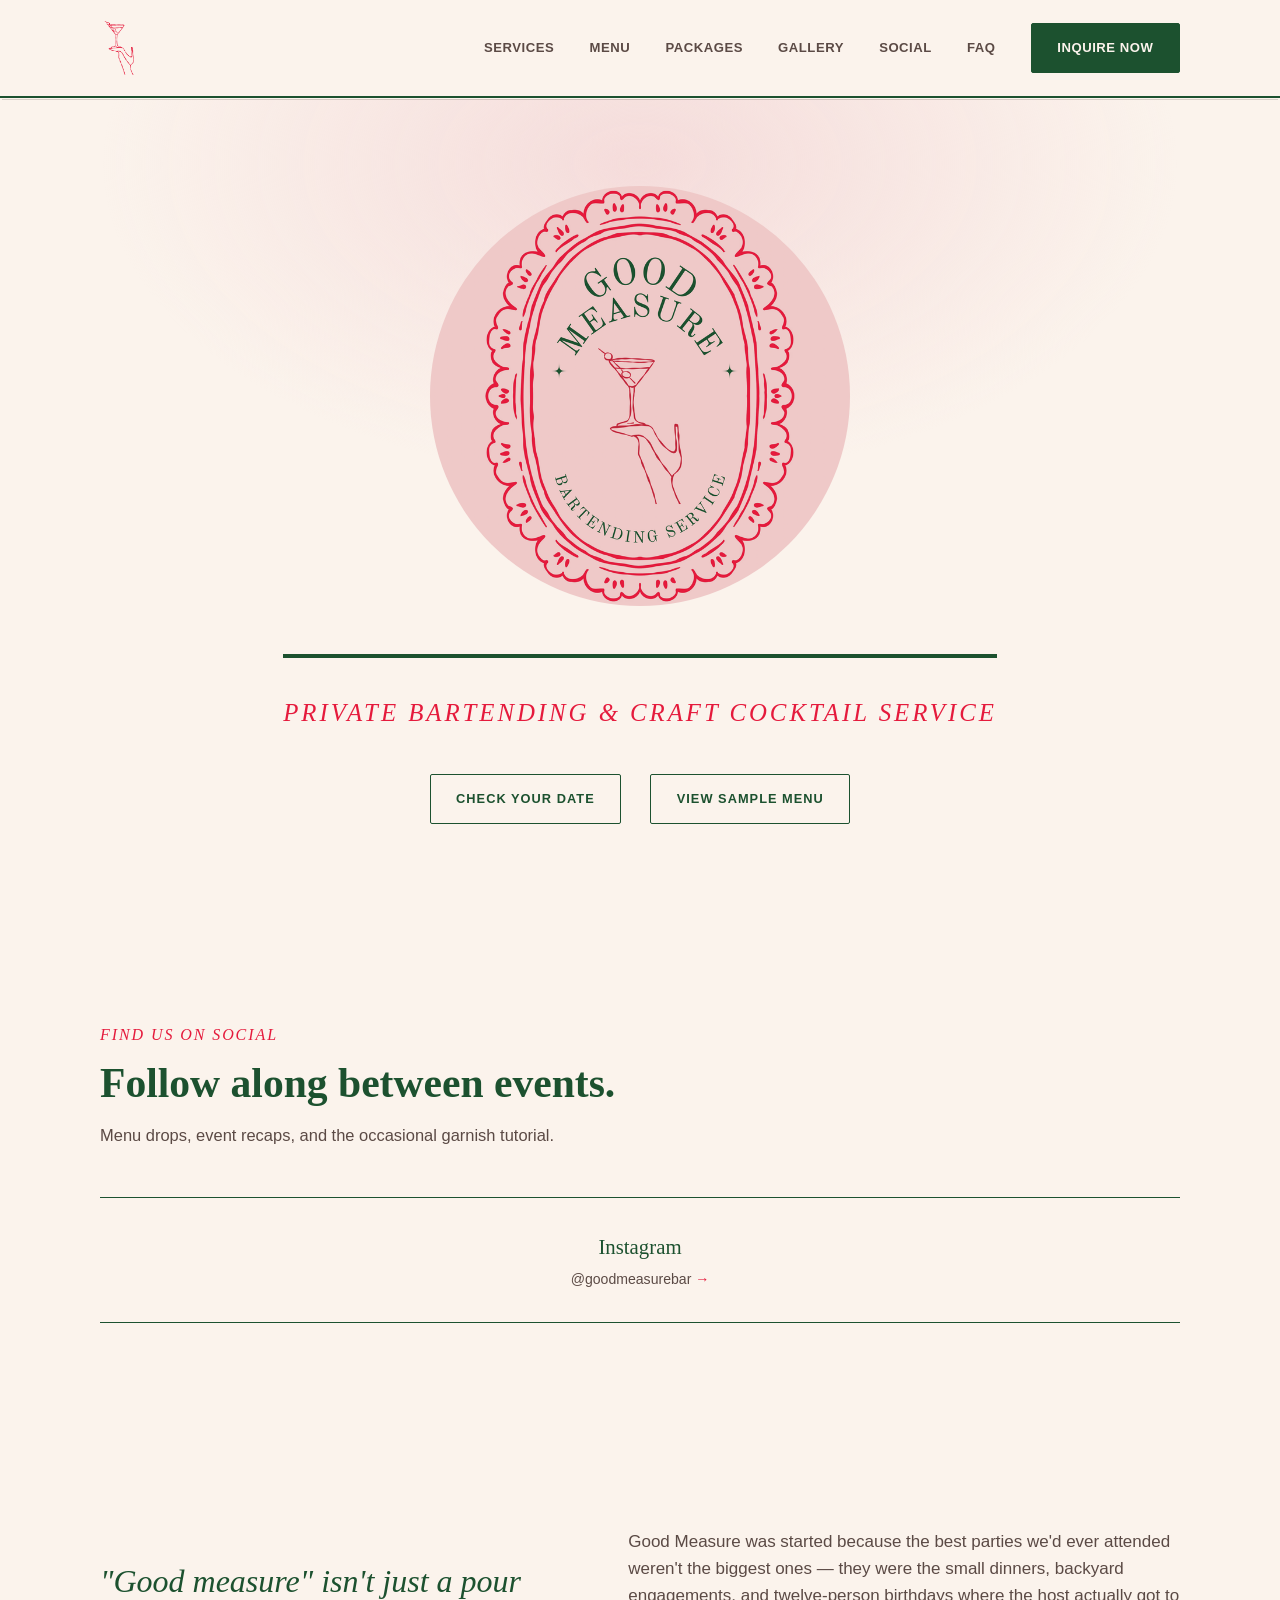
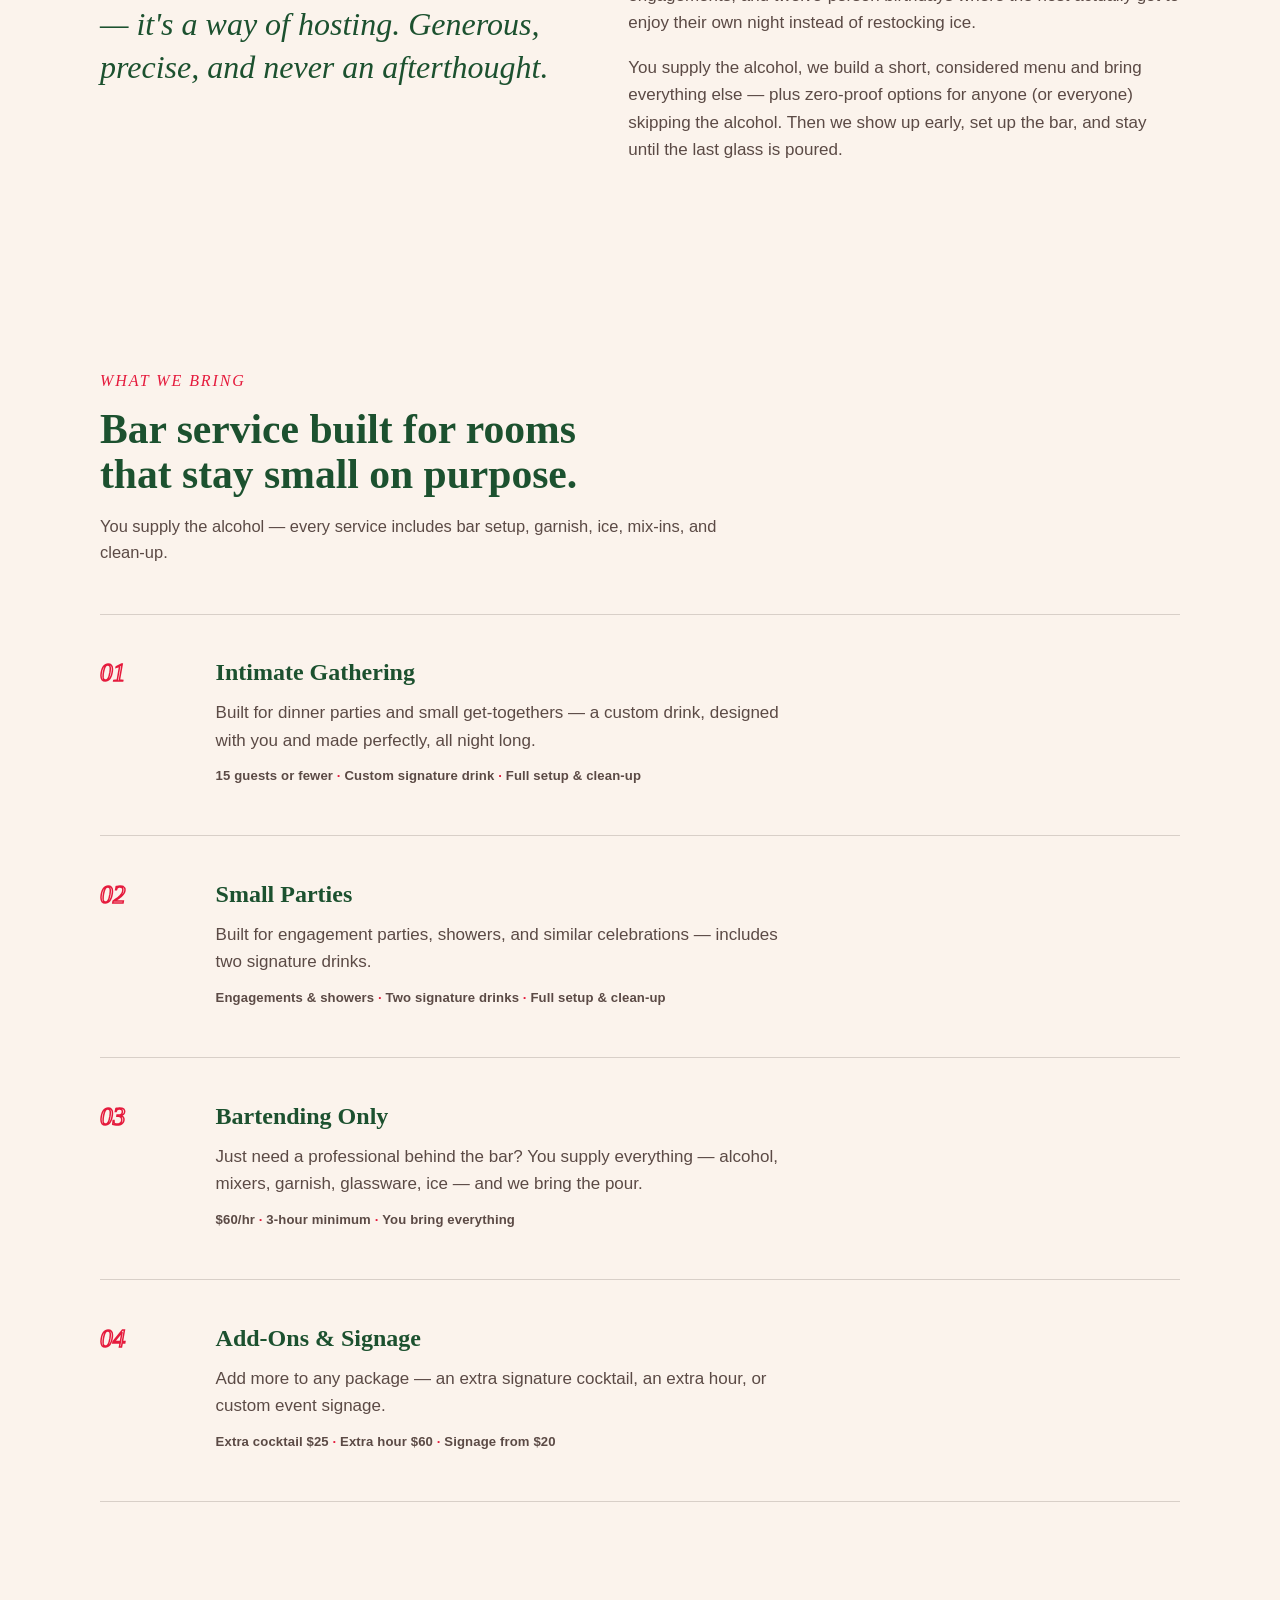
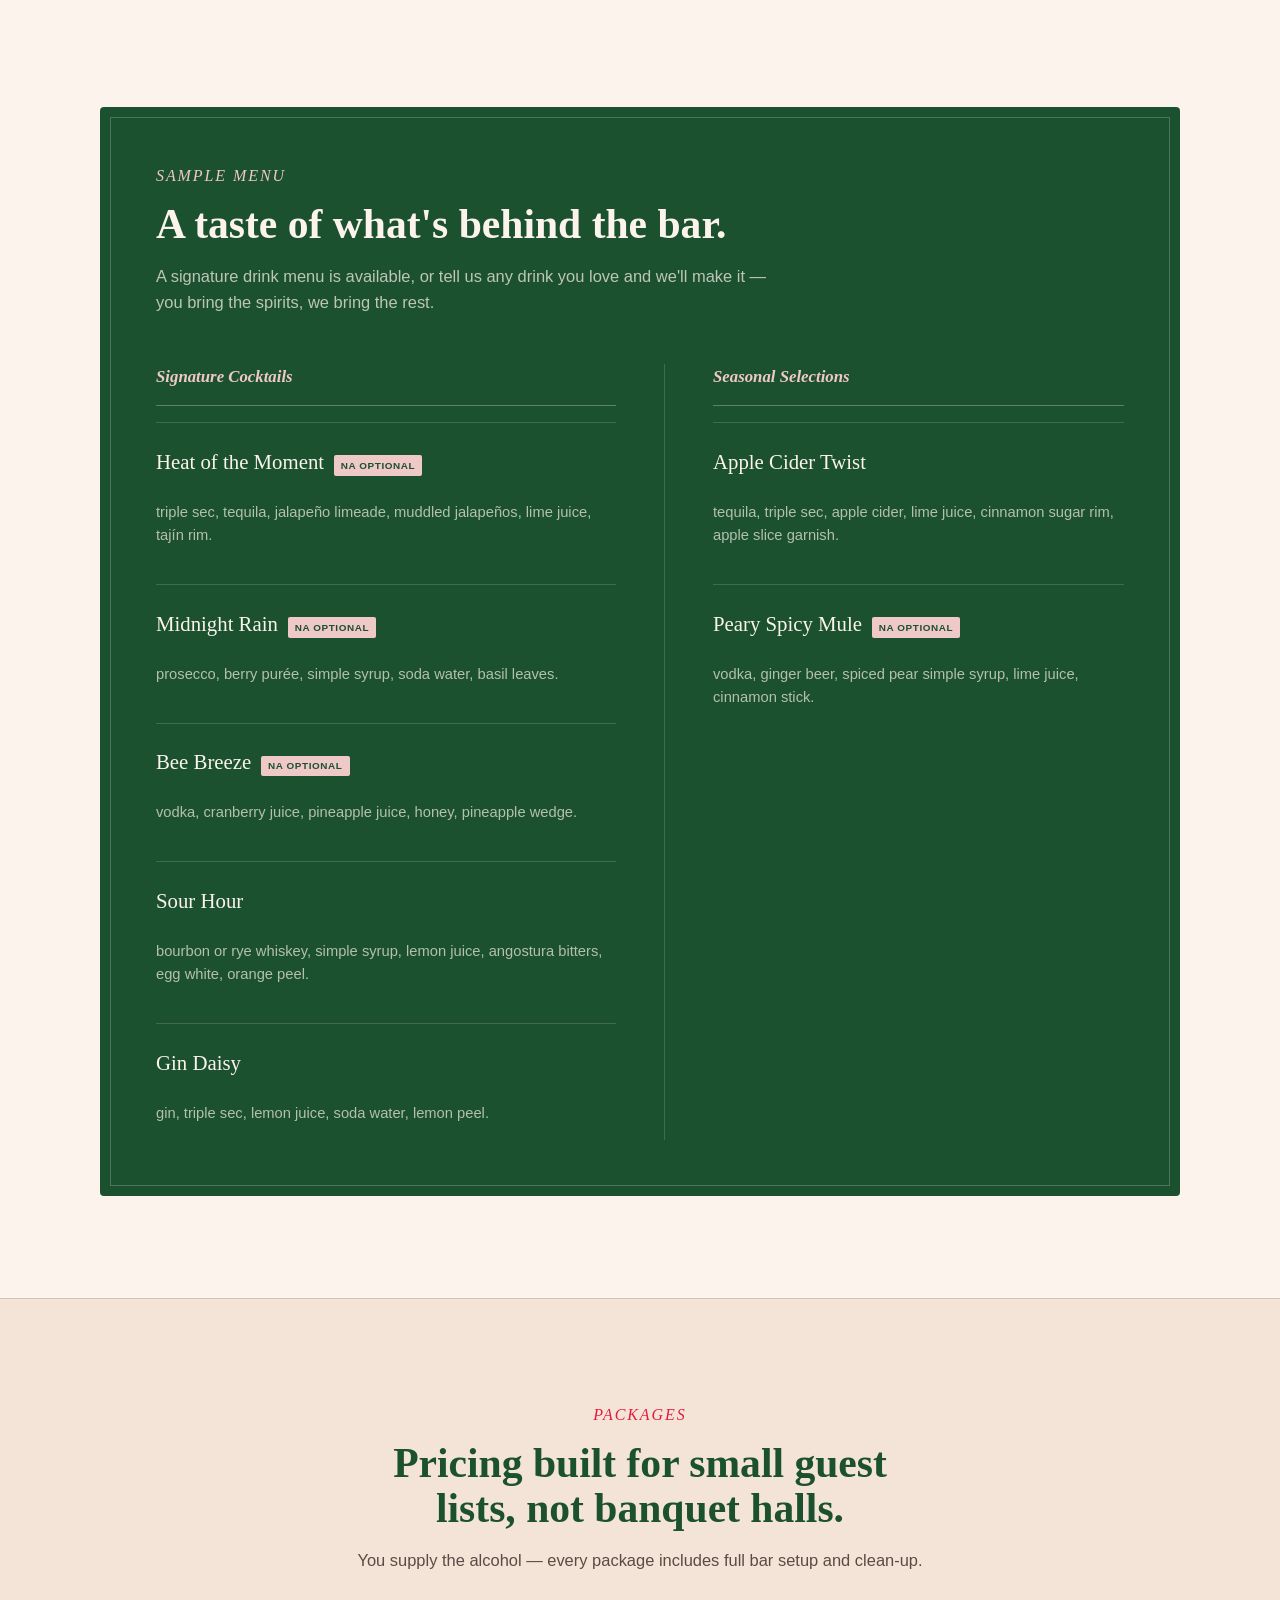
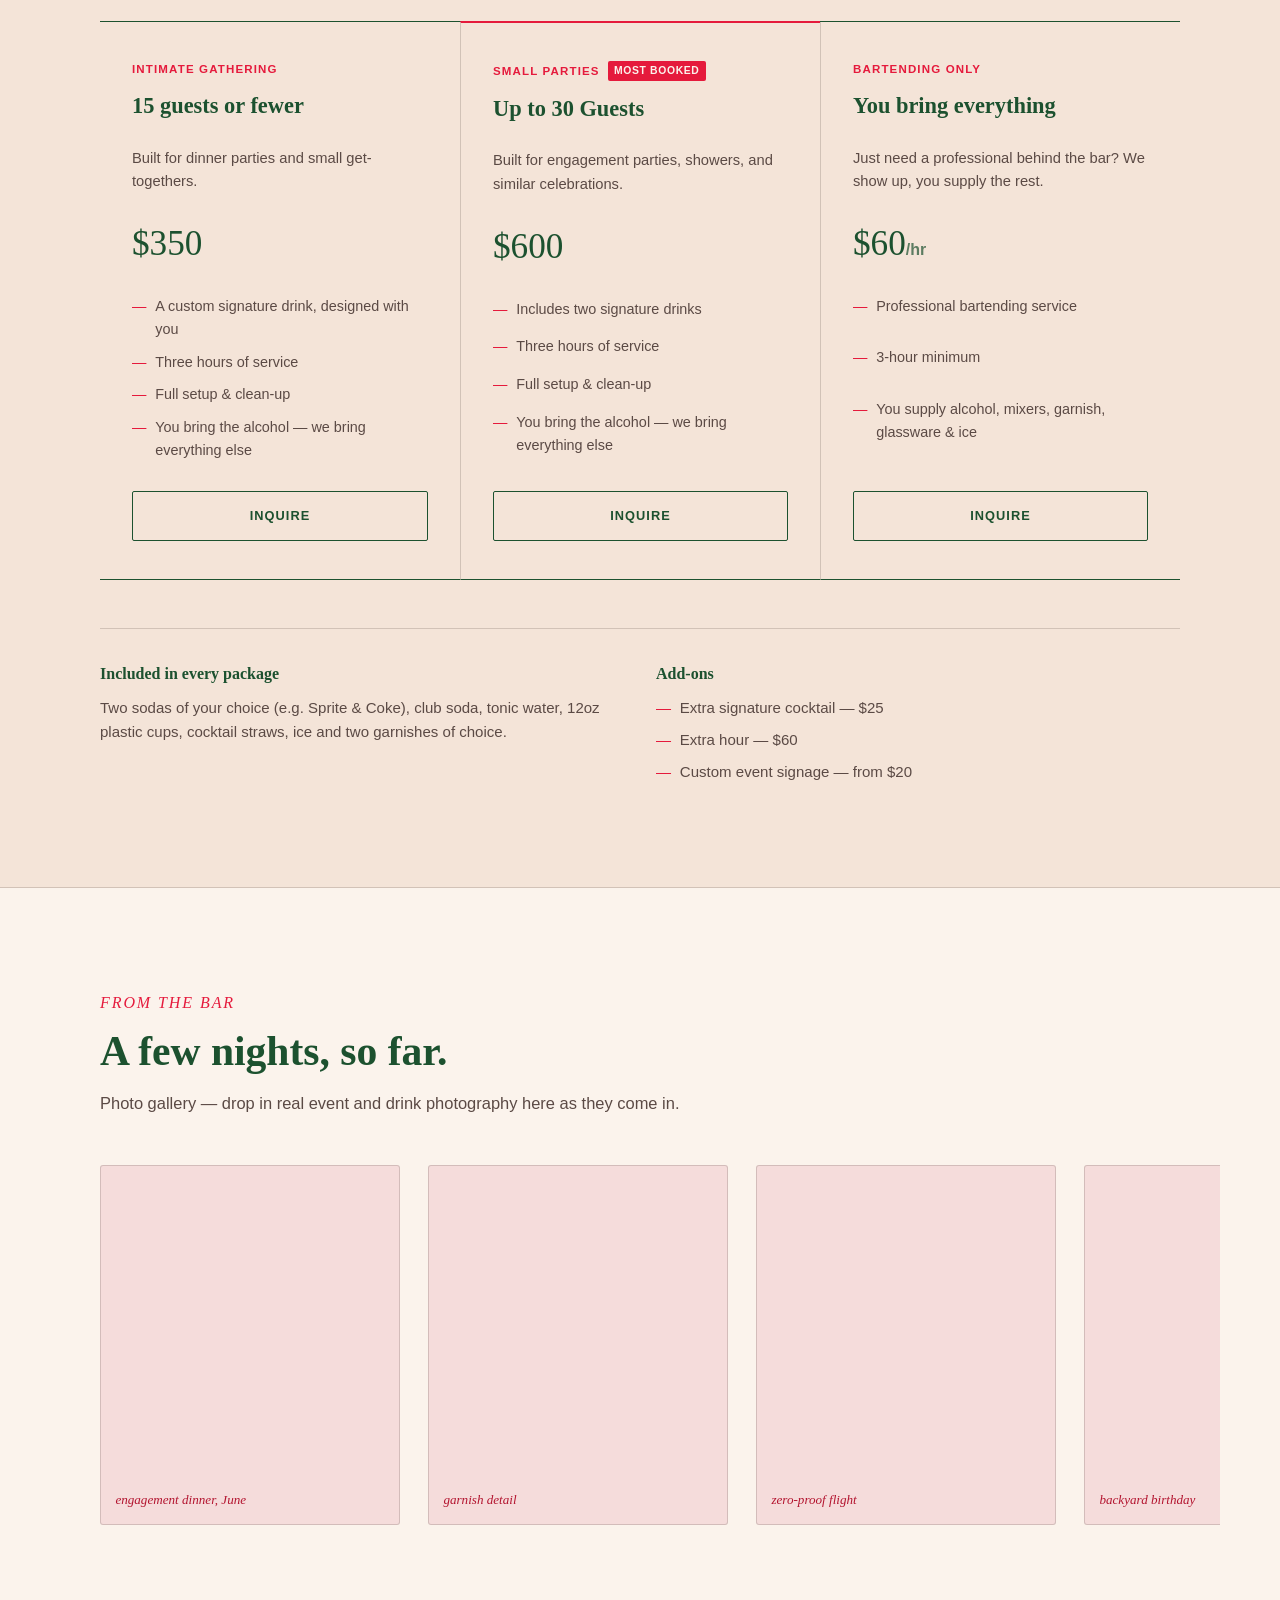
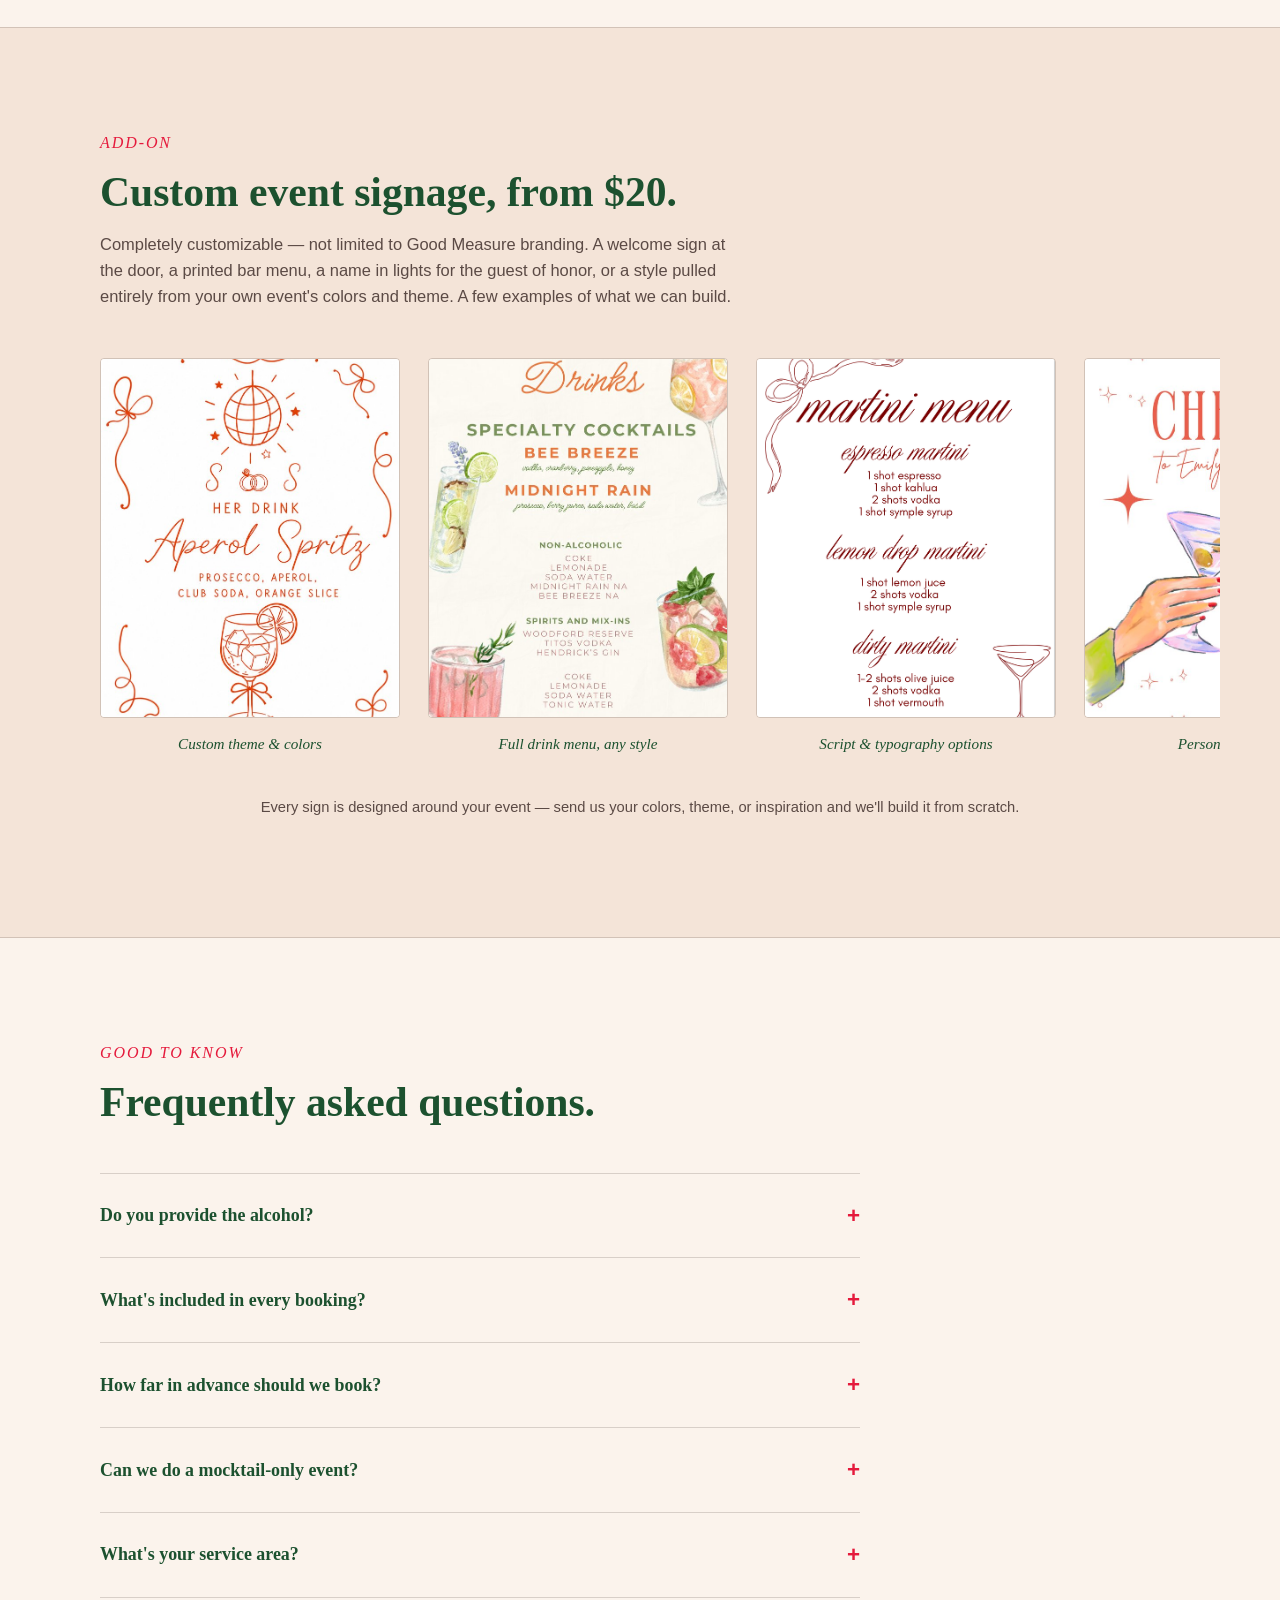
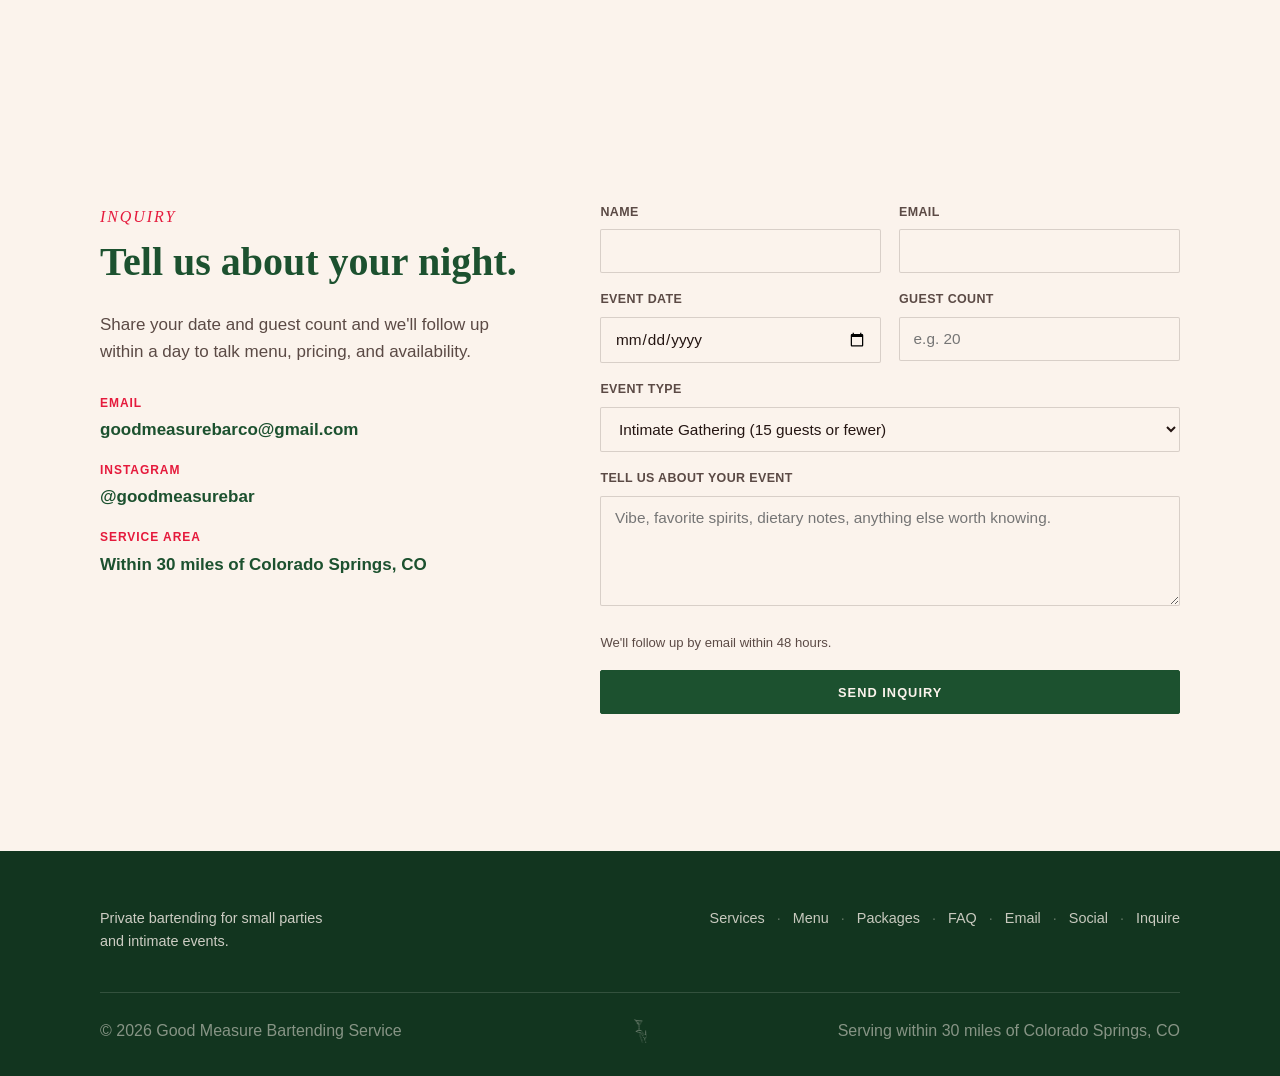
<file: index.html>
<!doctype html>
<html lang="en">
<head>
<meta charset="UTF-8" />
<meta name="viewport" content="width=device-width, initial-scale=1.0" />
<title>Good Measure — Private Bartending</title>
<meta name="description" content="Good Measure is a private bartending service for small parties and intimate events — elevated craft cocktails and mocktails, measured just right." />
<link rel="icon" type="image/png" href="assets/glass-mark-crimson.png" />
<meta http-equiv="Content-Security-Policy" content="default-src 'self'; style-src 'self' 'unsafe-inline' https://fonts.googleapis.com; font-src https://fonts.gstatic.com; img-src 'self' data:; script-src 'self'; connect-src 'self' https://formspree.io; form-action 'self' https://formspree.io; base-uri 'self'; object-src 'none';" />
<link rel="preconnect" href="https://fonts.googleapis.com">
<link rel="preconnect" href="https://fonts.gstatic.com" crossorigin>
<link href="https://fonts.googleapis.com/css2?family=Playfair+Display:ital,wght@0,500;0,600;0,700;1,500;1,600&family=Work+Sans:wght@400;500;600;700&display=swap" rel="stylesheet">
<link rel="stylesheet" href="styles.css" />
</head>
<body>

<header class="site-header">
  <div class="wrap">
    <a href="#top" class="wordmark" aria-label="Good Measure">
      <img src="assets/glass-mark-crimson.png" alt="Good Measure" />
    </a>
    <nav class="main-nav">
      <div class="nav-links">
        <a href="#services">Services</a>
        <a href="#menu">Menu</a>
        <a href="#packages">Packages</a>
        <a href="#gallery">Gallery</a>
        <a href="#social">Social</a>
        <a href="#faq">FAQ</a>
        <a href="#inquiry" class="btn btn-primary nav-cta-mobile">Inquire Now</a>
      </div>
      <a href="#inquiry" class="btn btn-primary nav-cta-desktop">Inquire Now</a>
      <button class="nav-toggle" id="navToggle" aria-label="Open menu" aria-expanded="false">
        <svg width="22" height="16" viewBox="0 0 22 16" fill="none"><path d="M0 1H22M0 8H22M0 15H22" stroke="#1C512F" stroke-width="2"/></svg>
      </button>
    </nav>
  </div>
</header>

<main id="top">

  <!-- ============ HERO ============ -->
  <section class="hero">
    <div class="wrap hero-inner">
      <div class="hero-badge reveal">
        <img class="badge-frame" src="assets/logo-720.png" alt="Good Measure — Bartending Service" width="720" height="720" />
      </div>
      <div class="hero-rule reveal"></div>
      <span class="eyebrow hero-tagline reveal">Private Bartending &amp; Craft Cocktail Service</span>
      <div class="hero-copy reveal">
        <div class="hero-actions">
          <a href="#inquiry" class="btn btn-primary">Check Your Date</a>
          <a href="#menu" class="btn btn-ghost">View Sample Menu</a>
        </div>
      </div>
    </div>
  </section>

  <!-- ============ SOCIAL ============ -->
  <section id="social">
    <div class="wrap">
      <div class="section-head reveal">
        <span class="eyebrow">Find Us on Social</span>
        <h2>Follow along between events.</h2>
        <p>Menu drops, event recaps, and the occasional garnish tutorial.</p>
      </div>
      <div class="social-list social-list-single reveal">
        <a class="social-item" href="https://instagram.com/goodmeasurebar" target="_blank" rel="noopener noreferrer">
          <span class="social-platform">Instagram</span>
          <span class="social-handle">@goodmeasurebar</span>
        </a>
      </div>
    </div>
  </section>

  <!-- ============ ABOUT ============ -->
  <section class="about" id="about">
    <div class="wrap">
      <p class="about-lede reveal">"Good measure" isn't just a pour — it's a way of hosting. Generous, precise, and never an afterthought.</p>
      <div class="about-body reveal">
        <p>Good Measure was started because the best parties we'd ever attended weren't the biggest ones — they were the small dinners, backyard engagements, and twelve-person birthdays where the host actually got to enjoy their own night instead of restocking ice.</p>
        <p>You supply the alcohol, we build a short, considered menu and bring everything else — plus zero-proof options for anyone (or everyone) skipping the alcohol. Then we show up early, set up the bar, and stay until the last glass is poured.</p>
      </div>
    </div>
  </section>

  <!-- ============ SERVICES ============ -->
  <section id="services">
    <div class="wrap">
      <div class="section-head reveal">
        <span class="eyebrow">What We Bring</span>
        <h2>Bar service built for rooms that stay small on purpose.</h2>
        <p>You supply the alcohol — every service includes bar setup, garnish, ice, mix-ins, and clean-up.</p>
      </div>

      <div class="service-rows">
        <div class="service-row reveal">
          <span class="service-num">01</span>
          <div class="service-body">
            <h3>Intimate Gathering</h3>
            <p>Built for dinner parties and small get-togethers — a custom drink, designed with you and made perfectly, all night long.</p>
            <p class="service-tags"><span>15 guests or fewer</span><span>Custom signature drink</span><span>Full setup &amp; clean-up</span></p>
          </div>
        </div>
        <div class="service-row reveal">
          <span class="service-num">02</span>
          <div class="service-body">
            <h3>Small Parties</h3>
            <p>Built for engagement parties, showers, and similar celebrations — includes two signature drinks.</p>
            <p class="service-tags"><span>Engagements &amp; showers</span><span>Two signature drinks</span><span>Full setup &amp; clean-up</span></p>
          </div>
        </div>
        <div class="service-row reveal">
          <span class="service-num">03</span>
          <div class="service-body">
            <h3>Bartending Only</h3>
            <p>Just need a professional behind the bar? You supply everything — alcohol, mixers, garnish, glassware, ice — and we bring the pour.</p>
            <p class="service-tags"><span>$60/hr</span><span>3-hour minimum</span><span>You bring everything</span></p>
          </div>
        </div>
        <div class="service-row reveal">
          <span class="service-num">04</span>
          <div class="service-body">
            <h3>Add-Ons &amp; Signage</h3>
            <p>Add more to any package — an extra signature cocktail, an extra hour, or custom event signage.</p>
            <p class="service-tags"><span>Extra cocktail $25</span><span>Extra hour $60</span><span>Signage from $20</span></p>
          </div>
        </div>
      </div>
    </div>
  </section>

  <!-- ============ MENU ============ -->
  <section id="menu">
    <div class="wrap">
      <div class="menu-card reveal">
        <div class="section-head">
          <span class="eyebrow">Sample Menu</span>
          <h2>A taste of what's behind the bar.</h2>
          <p>A signature drink menu is available, or tell us any drink you love and we'll make it — you bring the spirits, we bring the rest.</p>
        </div>
        <div class="menu-columns">
          <div class="menu-col">
            <h3 class="menu-col-head">Signature Cocktails</h3>
            <div class="menu-list">
              <div class="menu-item">
                <span class="menu-item-name">Heat of the Moment <span class="na-tag">NA optional</span></span>
                <span></span>
                <p class="menu-item-notes">triple sec, tequila, jalapeño limeade, muddled jalapeños, lime juice, tajín rim.</p>
              </div>
              <div class="menu-item">
                <span class="menu-item-name">Midnight Rain <span class="na-tag">NA optional</span></span>
                <span></span>
                <p class="menu-item-notes">prosecco, berry purée, simple syrup, soda water, basil leaves.</p>
              </div>
              <div class="menu-item">
                <span class="menu-item-name">Bee Breeze <span class="na-tag">NA optional</span></span>
                <span></span>
                <p class="menu-item-notes">vodka, cranberry juice, pineapple juice, honey, pineapple wedge.</p>
              </div>
              <div class="menu-item">
                <span class="menu-item-name">Sour Hour</span>
                <span></span>
                <p class="menu-item-notes">bourbon or rye whiskey, simple syrup, lemon juice, angostura bitters, egg white, orange peel.</p>
              </div>
              <div class="menu-item">
                <span class="menu-item-name">Gin Daisy</span>
                <span></span>
                <p class="menu-item-notes">gin, triple sec, lemon juice, soda water, lemon peel.</p>
              </div>
            </div>
          </div>
          <div class="menu-col">
            <h3 class="menu-col-head">Seasonal Selections</h3>
            <div class="menu-list">
              <div class="menu-item">
                <span class="menu-item-name">Apple Cider Twist</span>
                <span></span>
                <p class="menu-item-notes">tequila, triple sec, apple cider, lime juice, cinnamon sugar rim, apple slice garnish.</p>
              </div>
              <div class="menu-item">
                <span class="menu-item-name">Peary Spicy Mule <span class="na-tag">NA optional</span></span>
                <span></span>
                <p class="menu-item-notes">vodka, ginger beer, spiced pear simple syrup, lime juice, cinnamon stick.</p>
              </div>
            </div>
          </div>
        </div>
      </div>
    </div>
  </section>

  <!-- ============ PACKAGES ============ -->
  <section class="section-alt" id="packages">
    <div class="wrap">
      <div class="section-head center reveal" style="margin-left:auto;margin-right:auto;">
        <span class="eyebrow">Packages</span>
        <h2>Pricing built for small guest lists, not banquet halls.</h2>
        <p>You supply the alcohol — every package includes full bar setup and clean-up.</p>
      </div>
      <div class="packages-table reveal">
        <div class="package-col">
          <span class="package-eyebrow">Intimate Gathering</span>
          <h3>15 guests or fewer</h3>
          <p class="package-desc">Built for dinner parties and small get-togethers.</p>
          <div class="package-price">$350</div>
          <ul>
            <li>A custom signature drink, designed with you</li>
            <li>Three hours of service</li>
            <li>Full setup &amp; clean-up</li>
            <li>You bring the alcohol — we bring everything else</li>
          </ul>
          <a href="#inquiry" class="btn btn-ghost">Inquire</a>
        </div>
        <div class="package-col featured">
          <span class="package-eyebrow">Small Parties <span class="package-flag">Most Booked</span></span>
          <h3>Up to 30 Guests</h3>
          <p class="package-desc">Built for engagement parties, showers, and similar celebrations.</p>
          <div class="package-price">$600</div>
          <ul>
            <li>Includes two signature drinks</li>
            <li>Three hours of service</li>
            <li>Full setup &amp; clean-up</li>
            <li>You bring the alcohol — we bring everything else</li>
          </ul>
          <a href="#inquiry" class="btn btn-ghost">Inquire</a>
        </div>
        <div class="package-col">
          <span class="package-eyebrow">Bartending Only</span>
          <h3>You bring everything</h3>
          <p class="package-desc">Just need a professional behind the bar? We show up, you supply the rest.</p>
          <div class="package-price">$60<span>/hr</span></div>
          <ul>
            <li>Professional bartending service</li>
            <li>3-hour minimum</li>
            <li>You supply alcohol, mixers, garnish, glassware &amp; ice</li>
          </ul>
          <a href="#inquiry" class="btn btn-ghost">Inquire</a>
        </div>
      </div>
      <div class="package-included reveal">
        <div>
          <h3>Included in every package</h3>
          <p>Two sodas of your choice (e.g. Sprite &amp; Coke), club soda, tonic water, 12oz plastic cups, cocktail straws, ice and two garnishes of choice.</p>
        </div>
        <div>
          <h3>Add-ons</h3>
          <ul>
            <li>Extra signature cocktail — $25</li>
            <li>Extra hour — $60</li>
            <li>Custom event signage — from $20</li>
          </ul>
        </div>
      </div>
    </div>
  </section>

  <!-- ============ GALLERY ============ -->
  <section id="gallery">
    <div class="wrap">
      <div class="section-head reveal">
        <span class="eyebrow">From the Bar</span>
        <h2>A few nights, so far.</h2>
        <p>Photo gallery — drop in real event and drink photography here as they come in.</p>
      </div>
      <div class="ticker-wrap reveal">
        <div class="ticker" id="galleryTicker">
          <div class="ticker-track">
            <div class="gallery-tile">engagement dinner, June</div>
            <div class="gallery-tile">garnish detail</div>
            <div class="gallery-tile">zero-proof flight</div>
            <div class="gallery-tile">backyard birthday</div>
            <div class="gallery-tile">pour, close-up</div>
            <div class="gallery-tile">supper club, table-side</div>
          </div>
          <div class="ticker-track" aria-hidden="true">
            <div class="gallery-tile">engagement dinner, June</div>
            <div class="gallery-tile">garnish detail</div>
            <div class="gallery-tile">zero-proof flight</div>
            <div class="gallery-tile">backyard birthday</div>
            <div class="gallery-tile">pour, close-up</div>
            <div class="gallery-tile">supper club, table-side</div>
          </div>
        </div>
      </div>
    </div>
  </section>

  <!-- ============ SIGNAGE ============ -->
  <section class="section-alt" id="signage">
    <div class="wrap">
      <div class="section-head reveal">
        <span class="eyebrow">Add-On</span>
        <h2>Custom event signage, from $20.</h2>
        <p>Completely customizable — not limited to Good Measure branding. A welcome sign at the door, a printed bar menu, a name in lights for the guest of honor, or a style pulled entirely from your own event's colors and theme. A few examples of what we can build.</p>
      </div>
      <div class="ticker-wrap reveal">
        <div class="ticker" id="signageTicker">
          <div class="ticker-track">
            <figure class="signage-item">
              <img src="assets/signage/example-disco-ring.jpg" alt="Custom bridal shower sign with disco ball and ring illustration" />
              <figcaption>Custom theme &amp; colors</figcaption>
            </figure>
            <figure class="signage-item">
              <img src="assets/signage/example-watercolor-drinks.jpg" alt="Watercolor-style drinks menu sign" />
              <figcaption>Full drink menu, any style</figcaption>
            </figure>
            <figure class="signage-item">
              <img src="assets/signage/example-martini-menu.png" alt="Script-style martini menu sign" />
              <figcaption>Script &amp; typography options</figcaption>
            </figure>
            <figure class="signage-item">
              <img src="assets/signage/example-cheers-toast.jpg" alt="Personalized cheers sign for a couple's engagement" />
              <figcaption>Personalized toast</figcaption>
            </figure>
            <figure class="signage-item">
              <img src="assets/signage/example-signature-drinks.jpg" alt="His and hers signature drinks wedding bar menu sign" />
              <figcaption>His &amp; hers drink menu</figcaption>
            </figure>
          </div>
          <div class="ticker-track" aria-hidden="true">
            <figure class="signage-item">
              <img src="assets/signage/example-disco-ring.jpg" alt="" />
              <figcaption>Custom theme &amp; colors</figcaption>
            </figure>
            <figure class="signage-item">
              <img src="assets/signage/example-watercolor-drinks.jpg" alt="" />
              <figcaption>Full drink menu, any style</figcaption>
            </figure>
            <figure class="signage-item">
              <img src="assets/signage/example-martini-menu.png" alt="" />
              <figcaption>Script &amp; typography options</figcaption>
            </figure>
            <figure class="signage-item">
              <img src="assets/signage/example-cheers-toast.jpg" alt="" />
              <figcaption>Personalized toast</figcaption>
            </figure>
            <figure class="signage-item">
              <img src="assets/signage/example-signature-drinks.jpg" alt="" />
              <figcaption>His &amp; hers drink menu</figcaption>
            </figure>
          </div>
        </div>
      </div>
      <p class="signage-note">Every sign is designed around your event — send us your colors, theme, or inspiration and we'll build it from scratch.</p>
    </div>
  </section>

  <!-- ============ FAQ ============ -->
  <section id="faq">
    <div class="wrap">
      <div class="section-head reveal">
        <span class="eyebrow">Good to Know</span>
        <h2>Frequently asked questions.</h2>
      </div>
      <div class="faq-list reveal">
        <details class="faq-item">
          <summary>Do you provide the alcohol?</summary>
          <p>No — you supply the alcohol for your event. We bring everything else: sodas, club soda, tonic water, 12oz plastic cups, straws, garnish, ice, and full bar setup.</p>
        </details>
        <details class="faq-item">
          <summary>What's included in every booking?</summary>
          <p>Full bar setup and clean-up, two sodas of your choice, club soda, tonic water, 12oz plastic cups, cocktail straws, ice, and two garnishes of choice. You'll need to provide the alcohol and glassware. Add-ons — an extra signature cocktail ($25), an extra hour ($60), and custom event signage (from $20) — are available on every package.</p>
        </details>
        <details class="faq-item">
          <summary>How far in advance should we book?</summary>
          <p>2–4 weeks for weeknight or smaller events, 6+ weeks for weekend celebrations and peak season (May–September, plus the holidays).</p>
        </details>
        <details class="faq-item">
          <summary>Can we do a mocktail-only event?</summary>
          <p>Yes — full zero-proof menus are a regular part of what we do, built with the same care and garnish as a spirited bar.</p>
        </details>
        <details class="faq-item">
          <summary>What's your service area?</summary>
          <p>Within 30 miles of Colorado Springs, CO. Travel fees may apply beyond that.</p>
        </details>
      </div>
    </div>
  </section>

  <!-- ============ INQUIRY ============ -->
  <section class="contact" id="inquiry">
    <div class="wrap">
      <div class="contact-info reveal">
        <span class="eyebrow">Inquiry</span>
        <h2>Tell us about your night.</h2>
        <p>Share your date and guest count and we'll follow up within a day to talk menu, pricing, and availability.</p>
        <div class="contact-detail">
          <span class="label">Email</span>
          <a href="mailto:goodmeasurebarco@gmail.com">goodmeasurebarco@gmail.com</a>
        </div>
        <div class="contact-detail">
          <span class="label">Instagram</span>
          <a href="https://instagram.com/goodmeasurebar" target="_blank" rel="noopener noreferrer">@goodmeasurebar</a>
        </div>
        <div class="contact-detail">
          <span class="label">Service Area</span>
          <span>Within 30 miles of Colorado Springs, CO</span>
        </div>
      </div>
      <form class="form-grid reveal" id="inquiryForm" action="https://formspree.io/f/mkjwaeww" method="POST">
        <div>
          <label for="name">Name</label>
          <input id="name" name="name" type="text" required />
        </div>
        <div>
          <label for="email">Email</label>
          <input id="email" name="email" type="email" required />
        </div>
        <div>
          <label for="date">Event date</label>
          <input id="date" name="date" type="date" />
        </div>
        <div>
          <label for="guests">Guest count</label>
          <input id="guests" name="guests" type="number" min="1" placeholder="e.g. 20" />
        </div>
        <div class="full">
          <label for="type">Event type</label>
          <select id="type" name="type">
            <option>Intimate Gathering (15 guests or fewer)</option>
            <option>Small Parties (engagement, shower, etc.)</option>
            <option>Bartending Only</option>
            <option>Zero-Proof Bar</option>
            <option>Other</option>
          </select>
        </div>
        <div class="full">
          <label for="message">Tell us about your event</label>
          <textarea id="message" name="message" placeholder="Vibe, favorite spirits, dietary notes, anything else worth knowing."></textarea>
        </div>
        <div class="form-note">We'll follow up by email within 48 hours.</div>
        <input type="text" name="website" id="website" class="hp-field" tabindex="-1" autocomplete="off" aria-hidden="true" />
        <button type="submit" class="btn btn-primary full" style="justify-content:center;">Send Inquiry</button>
        <div class="form-status full" id="formStatus"></div>
      </form>
    </div>
  </section>

</main>

<footer class="site-footer">
  <div class="wrap">
    <div class="footer-top">
      <div>
        <img class="footer-top-mark" src="assets/glass-mark-cream.png" alt="Good Measure" />
        <p class="footer-tag">Private bartending for small parties and intimate events.</p>
      </div>
      <nav class="footer-links" aria-label="Footer">
        <div class="footer-links-row footer-links-row-1">
          <a href="#services">Services</a>
          <a href="#menu">Menu</a>
          <a href="#packages">Packages</a>
        </div>
        <div class="footer-links-row footer-links-row-2">
          <a href="#faq">FAQ</a>
          <a href="mailto:goodmeasurebarco@gmail.com">Email</a>
          <a href="#social">Social</a>
          <a href="#inquiry">Inquire</a>
        </div>
      </nav>
    </div>
    <div class="footer-bottom">
      <span class="footer-copyright">© 2026 Good Measure Bartending Service</span>
      <img class="footer-mark" src="assets/glass-mark-cream.png" alt="" />
      <span class="footer-serving">Serving within 30 miles of Colorado Springs, CO</span>
    </div>
  </div>
</footer>

<script src="script.js?v=5"></script>
</body>
</html>
</file>
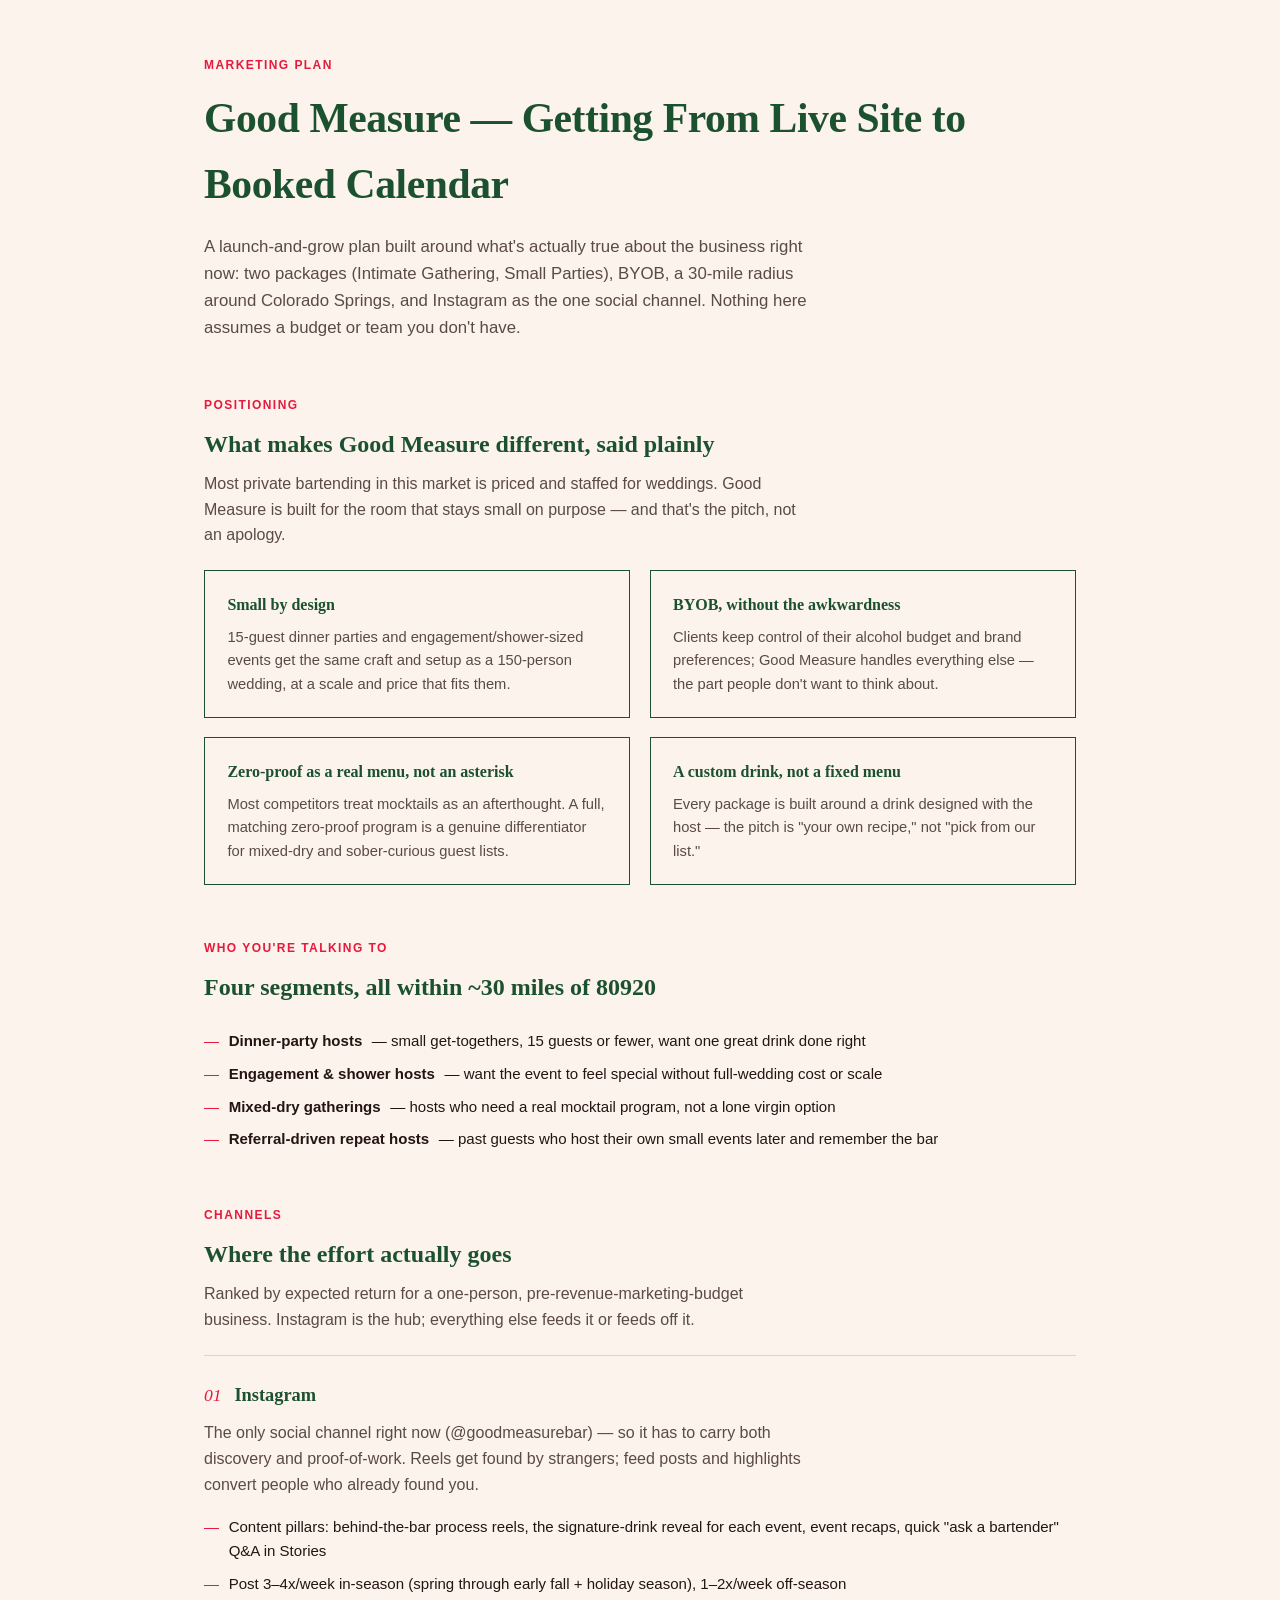
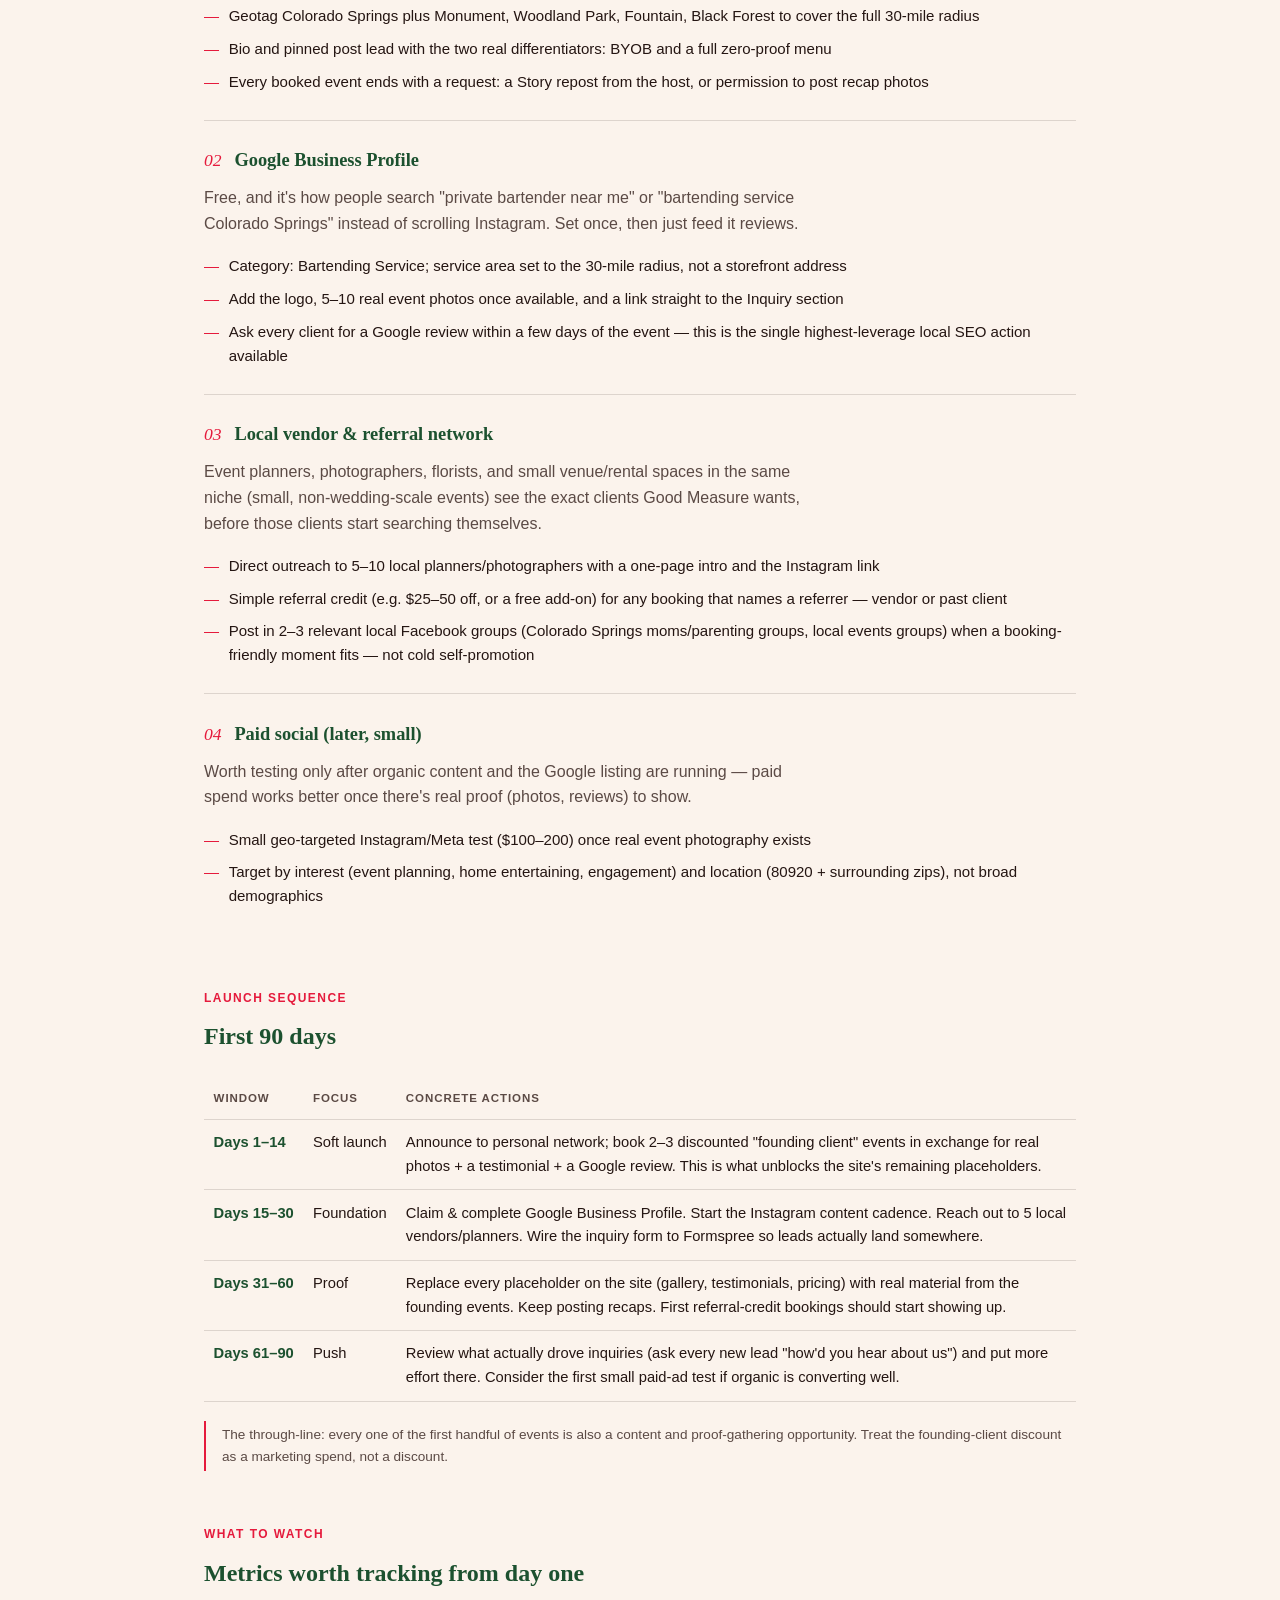
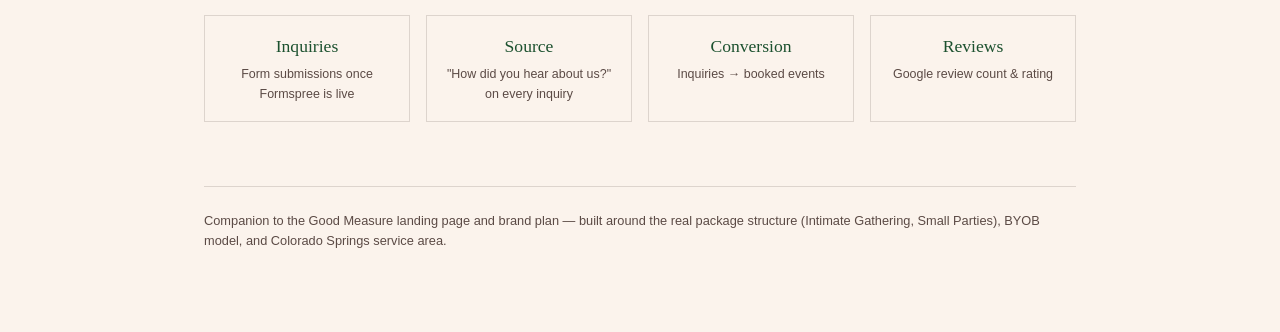
<file: docs/marketing-plan.html>
<!doctype html>
<html>
<head>
<meta charset="UTF-8">
<title>Good Measure Marketing Plan</title>
<style>
  :root {
    --cream: #FBF3EC;
    --cream-deep: #F4E4D8;
    --pink: #EFC9C8;
    --pink-soft: #F5DCDB;
    --crimson: #E51A3C;
    --crimson-dark: #B3142F;
    --pine: #1C512F;
    --pine-dark: #12351F;
    --ink: #241512;
    --ink-soft: #5B4A45;
    --line: rgba(36,21,18,0.14);
    --display: Georgia, "Iowan Old Style", "Palatino Linotype", serif;
    --body: -apple-system, "Segoe UI", "Helvetica Neue", Arial, sans-serif;
  }
  * { box-sizing: border-box; }
  body { margin:0; background:var(--cream); color:var(--ink); font-family:var(--body); line-height:1.6; }
  .wrap { max-width: 920px; margin: 0 auto; padding: 3.5rem 1.5rem 5rem; }
  h1,h2,h3 { font-family: var(--display); color: var(--pine); margin:0; }
  h1 { font-size: clamp(2rem,5vw,2.6rem); letter-spacing:-0.01em; }
  h2 { font-size: 1.5rem; }
  h3 { font-size: 1.1rem; }
  .kicker { font-size:0.75rem; font-weight:700; letter-spacing:0.12em; text-transform:uppercase; color:var(--crimson); display:block; margin-bottom:0.6rem; }
  .lede { color: var(--ink-soft); font-size:1.05rem; max-width:66ch; margin-top:1rem; }
  section { margin-top: 3.4rem; }
  .section-head { margin-bottom: 1.4rem; }
  .section-head p { color: var(--ink-soft); margin-top: 0.5rem; max-width: 68ch; }

  .pillars { display:grid; grid-template-columns: repeat(2,1fr); gap:1.2rem; margin-top:1.4rem; }
  .pillar { border:1px solid var(--pine); border-radius:0; padding:1.3rem 1.4rem; }
  .pillar h3 { font-size:1rem; margin-bottom:0.5rem; }
  .pillar p { color:var(--ink-soft); font-size:0.92rem; margin:0; }

  table { width:100%; border-collapse:collapse; margin-top:1.2rem; font-size:0.92rem; }
  th,td { text-align:left; padding:0.7rem 0.6rem; border-bottom:1px solid var(--line); vertical-align:top; }
  th { font-size:0.72rem; letter-spacing:0.08em; text-transform:uppercase; color:var(--ink-soft); font-weight:700; }
  td.phase { font-weight:700; color:var(--pine); white-space:nowrap; }

  ul.checklist { list-style:none; padding:0; margin:1.1rem 0 0; display:grid; gap:0.55rem; }
  ul.checklist li { display:flex; gap:0.6rem; font-size:0.94rem; }
  ul.checklist li::before { content:"—"; color:var(--crimson); flex:none; }

  .channel-card { border-top:1px solid var(--line); padding:1.6rem 0; }
  .channel-card:first-child { border-top:none; padding-top:0; }
  .channel-head { display:flex; align-items:baseline; gap:0.8rem; margin-bottom:0.6rem; }
  .channel-num { font-family:var(--display); font-style:italic; color:var(--crimson); font-size:1.1rem; }
  .channel-head h3 { font-size:1.15rem; }
  .channel-card p { color:var(--ink-soft); margin:0 0 0.8rem; max-width:68ch; }

  .metric-grid { display:grid; grid-template-columns:repeat(4,1fr); gap:1rem; margin-top:1.2rem; }
  .metric { border:1px solid var(--line); border-radius:0; padding:1rem; text-align:center; }
  .metric .num { font-family:var(--display); font-size:1.1rem; color:var(--pine); }
  .metric .label { font-size:0.78rem; color:var(--ink-soft); margin-top:0.3rem; }

  .note { font-size:0.85rem; color:var(--ink-soft); border-left:2px solid var(--crimson); padding:0.2rem 0 0.2rem 1rem; margin-top:1.2rem; }
  footer.doc-footer { margin-top:4rem; padding-top:1.5rem; border-top:1px solid var(--line); font-size:0.8rem; color:var(--ink-soft); }

  @media print {
    * { -webkit-print-color-adjust: exact; print-color-adjust: exact; }
    @page { size: letter; margin: 0; }
    body {
      font-size: 12pt;
      padding: 0.7in 0.75in;
      -webkit-box-decoration-break: clone;
      box-decoration-break: clone;
    }
    .wrap { max-width: 100%; padding: 0; }
    section { margin-top: 2.2rem; }
    .section-head { break-after: avoid; }
    .channel-card { break-inside: avoid; }
    .pillar { break-inside: avoid; }
    tr { break-inside: avoid; }
    table { font-size: 10.5pt; }
  }

  @media (max-width:640px) {
    .pillars { grid-template-columns:1fr; }
    .metric-grid { grid-template-columns:repeat(2,1fr); }
  }
</style>
</head>
<body>

<div class="wrap">
  <span class="kicker">Marketing Plan</span>
  <h1>Good Measure — Getting From Live Site to Booked Calendar</h1>
  <p class="lede">A launch-and-grow plan built around what's actually true about the business right now: two packages (Intimate Gathering, Small Parties), BYOB, a 30-mile radius around Colorado Springs, and Instagram as the one social channel. Nothing here assumes a budget or team you don't have.</p>

  <section>
    <div class="section-head">
      <span class="kicker">Positioning</span>
      <h2>What makes Good Measure different, said plainly</h2>
      <p>Most private bartending in this market is priced and staffed for weddings. Good Measure is built for the room that stays small on purpose — and that's the pitch, not an apology.</p>
    </div>
    <div class="pillars">
      <div class="pillar">
        <h3>Small by design</h3>
        <p>15-guest dinner parties and engagement/shower-sized events get the same craft and setup as a 150-person wedding, at a scale and price that fits them.</p>
      </div>
      <div class="pillar">
        <h3>BYOB, without the awkwardness</h3>
        <p>Clients keep control of their alcohol budget and brand preferences; Good Measure handles everything else — the part people don't want to think about.</p>
      </div>
      <div class="pillar">
        <h3>Zero-proof as a real menu, not an asterisk</h3>
        <p>Most competitors treat mocktails as an afterthought. A full, matching zero-proof program is a genuine differentiator for mixed-dry and sober-curious guest lists.</p>
      </div>
      <div class="pillar">
        <h3>A custom drink, not a fixed menu</h3>
        <p>Every package is built around a drink designed with the host — the pitch is "your own recipe," not "pick from our list."</p>
      </div>
    </div>
  </section>

  <section>
    <div class="section-head">
      <span class="kicker">Who You're Talking To</span>
      <h2>Four segments, all within ~30 miles of 80920</h2>
    </div>
    <ul class="checklist">
      <li><strong>Dinner-party hosts</strong> — small get-togethers, 15 guests or fewer, want one great drink done right</li>
      <li><strong>Engagement &amp; shower hosts</strong> — want the event to feel special without full-wedding cost or scale</li>
      <li><strong>Mixed-dry gatherings</strong> — hosts who need a real mocktail program, not a lone virgin option</li>
      <li><strong>Referral-driven repeat hosts</strong> — past guests who host their own small events later and remember the bar</li>
    </ul>
  </section>

  <section>
    <div class="section-head">
      <span class="kicker">Channels</span>
      <h2>Where the effort actually goes</h2>
      <p>Ranked by expected return for a one-person, pre-revenue-marketing-budget business. Instagram is the hub; everything else feeds it or feeds off it.</p>
    </div>

    <div class="channel-card">
      <div class="channel-head"><span class="channel-num">01</span><h3>Instagram</h3></div>
      <p>The only social channel right now (@goodmeasurebar) — so it has to carry both discovery and proof-of-work. Reels get found by strangers; feed posts and highlights convert people who already found you.</p>
      <ul class="checklist">
        <li>Content pillars: behind-the-bar process reels, the signature-drink reveal for each event, event recaps, quick "ask a bartender" Q&amp;A in Stories</li>
        <li>Post 3–4x/week in-season (spring through early fall + holiday season), 1–2x/week off-season</li>
        <li>Geotag Colorado Springs plus Monument, Woodland Park, Fountain, Black Forest to cover the full 30-mile radius</li>
        <li>Bio and pinned post lead with the two real differentiators: BYOB and a full zero-proof menu</li>
        <li>Every booked event ends with a request: a Story repost from the host, or permission to post recap photos</li>
      </ul>
    </div>

    <div class="channel-card">
      <div class="channel-head"><span class="channel-num">02</span><h3>Google Business Profile</h3></div>
      <p>Free, and it's how people search "private bartender near me" or "bartending service Colorado Springs" instead of scrolling Instagram. Set once, then just feed it reviews.</p>
      <ul class="checklist">
        <li>Category: Bartending Service; service area set to the 30-mile radius, not a storefront address</li>
        <li>Add the logo, 5–10 real event photos once available, and a link straight to the Inquiry section</li>
        <li>Ask every client for a Google review within a few days of the event — this is the single highest-leverage local SEO action available</li>
      </ul>
    </div>

    <div class="channel-card">
      <div class="channel-head"><span class="channel-num">03</span><h3>Local vendor &amp; referral network</h3></div>
      <p>Event planners, photographers, florists, and small venue/rental spaces in the same niche (small, non-wedding-scale events) see the exact clients Good Measure wants, before those clients start searching themselves.</p>
      <ul class="checklist">
        <li>Direct outreach to 5–10 local planners/photographers with a one-page intro and the Instagram link</li>
        <li>Simple referral credit (e.g. $25–50 off, or a free add-on) for any booking that names a referrer — vendor or past client</li>
        <li>Post in 2–3 relevant local Facebook groups (Colorado Springs moms/parenting groups, local events groups) when a booking-friendly moment fits — not cold self-promotion</li>
      </ul>
    </div>

    <div class="channel-card">
      <div class="channel-head"><span class="channel-num">04</span><h3>Paid social (later, small)</h3></div>
      <p>Worth testing only after organic content and the Google listing are running — paid spend works better once there's real proof (photos, reviews) to show.</p>
      <ul class="checklist">
        <li>Small geo-targeted Instagram/Meta test ($100–200) once real event photography exists</li>
        <li>Target by interest (event planning, home entertaining, engagement) and location (80920 + surrounding zips), not broad demographics</li>
      </ul>
    </div>
  </section>

  <section>
    <div class="section-head">
      <span class="kicker">Launch Sequence</span>
      <h2>First 90 days</h2>
    </div>
    <table>
      <thead><tr><th>Window</th><th>Focus</th><th>Concrete actions</th></tr></thead>
      <tbody>
        <tr>
          <td class="phase">Days 1–14</td>
          <td>Soft launch</td>
          <td>Announce to personal network; book 2–3 discounted "founding client" events in exchange for real photos + a testimonial + a Google review. This is what unblocks the site's remaining placeholders.</td>
        </tr>
        <tr>
          <td class="phase">Days 15–30</td>
          <td>Foundation</td>
          <td>Claim &amp; complete Google Business Profile. Start the Instagram content cadence. Reach out to 5 local vendors/planners. Wire the inquiry form to Formspree so leads actually land somewhere.</td>
        </tr>
        <tr>
          <td class="phase">Days 31–60</td>
          <td>Proof</td>
          <td>Replace every placeholder on the site (gallery, testimonials, pricing) with real material from the founding events. Keep posting recaps. First referral-credit bookings should start showing up.</td>
        </tr>
        <tr>
          <td class="phase">Days 61–90</td>
          <td>Push</td>
          <td>Review what actually drove inquiries (ask every new lead "how'd you hear about us") and put more effort there. Consider the first small paid-ad test if organic is converting well.</td>
        </tr>
      </tbody>
    </table>
    <div class="note">The through-line: every one of the first handful of events is also a content and proof-gathering opportunity. Treat the founding-client discount as a marketing spend, not a discount.</div>
  </section>

  <section>
    <div class="section-head">
      <span class="kicker">What to Watch</span>
      <h2>Metrics worth tracking from day one</h2>
    </div>
    <div class="metric-grid">
      <div class="metric"><div class="num">Inquiries</div><div class="label">Form submissions once Formspree is live</div></div>
      <div class="metric"><div class="num">Source</div><div class="label">"How did you hear about us?" on every inquiry</div></div>
      <div class="metric"><div class="num">Conversion</div><div class="label">Inquiries → booked events</div></div>
      <div class="metric"><div class="num">Reviews</div><div class="label">Google review count &amp; rating</div></div>
    </div>
  </section>

  <footer class="doc-footer">
    Companion to the Good Measure landing page and brand plan — built around the real package structure (Intimate Gathering, Small Parties), BYOB model, and Colorado Springs service area.
  </footer>
</div>

</body>
</html>
</file>
<file: styles.css>
/* ============================================
   GOOD MEASURE — Private Bartending
   Design tokens derived from logo:
   blush pink ground / crimson line art / deep pine wordmark
   Editorial print-menu language: rules over cards,
   label-style buttons over pills, a plain masthead over app chrome.
   ============================================ */

:root {
  /* Pixel-sampled from the source logo (goodmeasure.png) */
  --cream:        #FBF3EC;
  --cream-deep:   #F4E4D8;
  --pink:         #EFC9C8;
  --pink-soft:    #F5DCDB;
  --crimson:      #E51A3C;
  --crimson-dark: #B3142F;
  --pine:         #1C512F;
  --pine-dark:    #12351F;
  --ink:          #241512;
  --ink-soft:     #5B4A45;
  --line:         rgba(36, 21, 18, 0.16);

  --display: "Playfair Display", "Iowan Old Style", "Palatino Linotype", serif;
  --body:    "Work Sans", "Helvetica Neue", Arial, sans-serif;

  --max: 1160px;
  --gap-section: clamp(3.5rem, 8vw, 6.5rem);
  --radius: 2px;
}

* { box-sizing: border-box; }
html { scroll-behavior: smooth; }

body {
  margin: 0;
  background: var(--cream);
  color: var(--ink);
  font-family: var(--body);
  font-size: 17px;
  line-height: 1.6;
  -webkit-font-smoothing: antialiased;
}

img { max-width: 100%; display: block; }

.wrap {
  max-width: var(--max);
  margin: 0 auto;
  padding: 0 clamp(1.25rem, 4vw, 2.5rem);
}

h1, h2, h3, h4 {
  font-family: var(--display);
  font-weight: 600;
  color: var(--pine);
  margin: 0;
  text-wrap: balance;
}

a { color: inherit; }

.eyebrow {
  font-family: var(--display);
  font-style: italic;
  font-weight: 500;
  letter-spacing: 0.12em;
  text-transform: uppercase;
  font-size: 1rem;
  color: var(--crimson);
}

/* ---------- Buttons: rectangular, label-style — not app pills ---------- */
.btn {
  display: inline-flex;
  align-items: center;
  gap: 0.5rem;
  font-family: var(--body);
  font-weight: 700;
  font-size: 0.8rem;
  letter-spacing: 0.08em;
  text-transform: uppercase;
  padding: 0.85rem 1.6rem;
  border-radius: var(--radius);
  border: 1.5px solid var(--pine);
  cursor: pointer;
  text-decoration: none;
  background: transparent;
  color: var(--pine);
  transition: background 0.18s ease, color 0.18s ease, border-color 0.18s ease;
}
.btn:focus-visible { outline: 2px solid var(--crimson); outline-offset: 3px; }

.btn-primary {
  background: var(--pine);
  border-color: var(--pine);
  color: var(--cream);
}
.btn-primary:hover { background: var(--pine-dark); border-color: var(--pine-dark); }

.btn-ghost {
  background: transparent;
  color: var(--pine);
  border-color: var(--pine);
}
.btn-ghost:hover { background: var(--pine); color: var(--cream); }

/* ---------- Header: plain masthead, not sticky app chrome ---------- */
.site-header {
  position: relative;
  z-index: 20;
  background: var(--cream);
  border-bottom: 2px solid var(--pine);
  box-shadow: 0 3px 0 -2px var(--cream), 0 4px 0 -2px var(--line);
}
.site-header .wrap {
  display: flex;
  align-items: center;
  justify-content: space-between;
  padding-top: 1.3rem;
  padding-bottom: 1.3rem;
}
.wordmark {
  display: block;
  flex: none;
  line-height: 0;
}
.wordmark img {
  height: 54px;
  width: auto;
}

.main-nav { display: flex; align-items: center; gap: 2.2rem; }
.main-nav a {
  text-decoration: none;
  font-size: 0.82rem;
  font-weight: 700;
  letter-spacing: 0.04em;
  text-transform: uppercase;
  color: var(--ink-soft);
}
.main-nav .nav-links > a:hover { color: var(--crimson); }
.main-nav a.btn-primary,
.main-nav a.btn-primary:hover { color: var(--cream); }
.nav-links { display: flex; align-items: center; gap: 2.2rem; }

.nav-toggle {
  display: none;
  background: none;
  border: none;
  cursor: pointer;
  padding: 0.4rem;
}
.nav-toggle svg { display: block; }

.nav-cta-mobile { display: none; }

/* ---------- Hero ---------- */
.hero {
  position: relative;
  overflow: hidden;
  padding: clamp(3rem, 8vw, 5.5rem) 0 clamp(3.5rem, 9vw, 6rem);
  background:
    radial-gradient(ellipse 60% 55% at 50% 8%, var(--pink-soft) 0%, transparent 70%),
    var(--cream);
}
.hero-inner {
  display: flex;
  flex-direction: column;
  align-items: center;
  text-align: center;
}

.hero-badge {
  display: flex;
  align-items: center;
  justify-content: center;
}
.badge-frame { width: min(420px, 100%); height: auto; border-radius: 50%; }

.hero-rule {
  width: 200px;
  height: 4px;
  background: var(--pine);
  margin: 3rem 0 2.2rem;
}

.hero-tagline {
  display: inline-block;
  font-size: clamp(1.15rem, 2.8vw, 1.55rem);
  white-space: nowrap;
}

.hero-copy { margin-top: 2.6rem; display: flex; flex-direction: column; align-items: center; }
.hero-copy p {
  font-size: 1.08rem;
  color: var(--ink-soft);
  max-width: 46ch;
  margin: 0 0 2.1rem;
}
.hero-actions { display: flex; gap: 1.8rem; flex-wrap: wrap; justify-content: center; }
.hero-actions .btn {
  background: var(--cream);
  color: var(--pine);
  border-color: var(--pine);
}
.hero-actions .btn:hover {
  background: var(--pine);
  color: var(--cream);
  border-color: var(--pine);
}

/* ---------- Section shell ---------- */
section { padding: var(--gap-section) 0; }
.section-head {
  max-width: 640px;
  margin-bottom: 3rem;
}
.section-head .eyebrow { display: block; margin-bottom: 0.85rem; }
.section-head h2 {
  font-size: clamp(1.9rem, 3.4vw, 2.6rem);
  line-height: 1.08;
}
.section-head p {
  margin-top: 1rem;
  color: var(--ink-soft);
  font-size: 1.03rem;
}
.section-head.center { margin-left: auto; margin-right: auto; text-align: center; }

.section-alt {
  background: var(--cream-deep);
  border-top: 1px solid var(--line);
  border-bottom: 1px solid var(--line);
}

/* ---------- About ---------- */
.about .wrap {
  display: grid;
  grid-template-columns: 0.9fr 1.1fr;
  gap: clamp(2.5rem, 6vw, 5rem);
  align-items: start;
}
.about-lede {
  font-family: var(--display);
  font-size: clamp(1.5rem, 2.6vw, 2rem);
  font-style: italic;
  color: var(--pine);
  line-height: 1.35;
}
.about-body p { color: var(--ink-soft); margin: 0 0 1.1rem; }
.about-body p:last-child { margin-bottom: 0; }

/* ---------- Services (alternating rows) ---------- */
.service-row {
  display: grid;
  grid-template-columns: 90px 1fr;
  gap: 1.6rem;
  padding: 2.4rem 0;
  border-top: 1px solid var(--line);
  align-items: start;
}
.service-row:last-child { border-bottom: 1px solid var(--line); }
.service-num {
  font-family: var(--display);
  font-style: italic;
  font-size: 1.6rem;
  -webkit-text-stroke: 1.5px var(--crimson);
  color: transparent;
}
.service-body h3 {
  font-size: 1.5rem;
  margin-bottom: 0.5rem;
}
.service-body p {
  color: var(--ink-soft);
  max-width: 62ch;
  margin: 0 0 0.7rem;
}
.service-tags {
  font-size: 0.82rem;
  font-weight: 600;
  color: var(--pine);
  letter-spacing: 0.01em;
}
.service-tags span:not(:last-child)::after {
  content: "  ·  ";
  color: var(--crimson);
  font-weight: 700;
}

/* ---------- Menu (literal menu-card object — intentional exception) ---------- */
.menu-card {
  background: var(--pine);
  color: var(--cream);
  border-radius: 4px;
  padding: clamp(2rem, 5vw, 3.5rem);
  position: relative;
  overflow: hidden;
}
.menu-card::before {
  content: "";
  position: absolute;
  inset: 10px;
  border: 1px solid rgba(251,243,236,0.22);
  pointer-events: none;
}
.menu-card .section-head h2,
.menu-card .eyebrow { color: var(--cream); }
.menu-card .eyebrow { color: var(--pink); }
.menu-card .section-head p { color: rgba(251,243,236,0.72); }

.menu-columns {
  display: grid;
  grid-template-columns: 1fr 1fr;
  gap: 3rem;
  margin-top: 1.5rem;
}
.menu-col:last-child {
  border-left: 1px solid rgba(251,243,236,0.16);
  padding-left: 3rem;
}
.menu-col-head {
  font-family: var(--display);
  font-style: italic;
  font-weight: 600;
  font-size: 1.05rem;
  color: var(--pink);
  margin: 0 0 0.3rem;
  padding-bottom: 0.9rem;
  border-bottom: 1px solid rgba(251,243,236,0.3);
}
.menu-list { display: grid; gap: 0; margin-top: 1rem; }
.menu-item {
  display: grid;
  grid-template-columns: 1fr auto;
  gap: 0.5rem 1.5rem;
  padding: 1.35rem 0;
  border-top: 1px solid rgba(251,243,236,0.16);
}
.menu-item:last-child { padding-bottom: 0; }
.menu-item-name {
  font-family: var(--display);
  font-size: 1.3rem;
  display: flex;
  align-items: baseline;
  gap: 0.6rem;
}
.menu-item-notes {
  grid-column: 1 / -1;
  font-size: 0.92rem;
  color: rgba(251,243,236,0.68);
  max-width: 60ch;
}
.na-tag {
  font-family: var(--body);
  font-size: 0.62rem;
  font-weight: 700;
  letter-spacing: 0.06em;
  text-transform: uppercase;
  color: var(--pine);
  background: var(--pink);
  padding: 0.15rem 0.45rem;
  border-radius: 2px;
  white-space: nowrap;
}

/* ---------- Packages: rate card, not pricing-tier cards ---------- */
.packages-table {
  display: grid;
  grid-template-columns: repeat(3, 1fr);
  border-top: 1px solid var(--pine);
}
.package-col {
  padding: 2.4rem 2rem;
  border-left: 1px solid var(--line);
  border-bottom: 1px solid var(--pine);
  display: flex;
  flex-direction: column;
}
.package-col:first-child { border-left: none; }
.package-col.featured { border-top: 2px solid var(--crimson); margin-top: -1px; }

.package-eyebrow {
  font-size: 0.72rem;
  font-weight: 700;
  letter-spacing: 0.1em;
  text-transform: uppercase;
  color: var(--crimson);
  display: flex;
  align-items: center;
  gap: 0.5rem;
}
.package-flag {
  font-size: 0.65rem;
  font-weight: 700;
  letter-spacing: 0.06em;
  text-transform: uppercase;
  color: var(--cream);
  background: var(--crimson);
  padding: 0.1rem 0.4rem;
  border-radius: 2px;
}
.package-col h3 { font-size: 1.4rem; margin: 0.6rem 0 0.5rem; }
.package-desc { color: var(--ink-soft); font-size: 0.92rem; margin-bottom: 1.4rem; }
.package-price {
  font-family: var(--display);
  font-size: 2.2rem;
  color: var(--pine);
  margin-bottom: 1.4rem;
}
.package-price span {
  font-size: 1rem;
  font-family: var(--body);
  font-weight: 600;
  opacity: 0.7;
}
.package-col ul {
  list-style: none;
  padding: 0;
  margin: 0 0 1.8rem;
  display: grid;
  gap: 0.6rem;
  font-size: 0.9rem;
  color: var(--ink-soft);
  flex: 1;
}
.package-col li { display: flex; gap: 0.55rem; }
.package-col li::before { content: "—"; color: var(--crimson); flex: none; }
.package-col .btn { justify-content: center; margin-top: auto; }

.package-included {
  margin-top: 3rem;
  padding-top: 2rem;
  border-top: 1px solid var(--line);
  display: grid;
  grid-template-columns: 1fr 1fr;
  gap: 2rem;
}
.package-included h3 { font-size: 1rem; margin-bottom: 0.6rem; }
.package-included p { color: var(--ink-soft); font-size: 0.94rem; margin: 0; }
.package-included ul {
  list-style: none;
  padding: 0;
  margin: 0;
  display: grid;
  gap: 0.5rem;
  font-size: 0.94rem;
  color: var(--ink-soft);
}
.package-included ul li { display: flex; gap: 0.55rem; }
.package-included ul li::before { content: "—"; color: var(--crimson); flex: none; }

/* ---------- Gallery & Signage: seamless looping ticker ---------- */
.ticker-wrap {
  overflow: hidden;
  margin: 0 calc(-1 * clamp(1.25rem, 4vw, 2.5rem));
  padding: 0 clamp(1.25rem, 4vw, 2.5rem);
}
.ticker {
  display: flex;
  gap: 1.75rem;
  width: max-content;
}
.ticker-track {
  display: flex;
  gap: 1.75rem;
  flex: none;
  width: max-content;
  will-change: transform;
  backface-visibility: hidden;
  transform: translateZ(0);
}
.ticker.is-animating .ticker-track {
  animation: ticker-loop var(--ticker-duration, 24s) linear infinite;
}
.ticker:hover .ticker-track {
  animation-play-state: paused;
}

.gallery-tile {
  flex: none;
  width: 300px;
  height: 360px;
  box-sizing: border-box;
  border-radius: 3px;
  border: 1px solid var(--line);
  background: var(--pink-soft);
  display: flex;
  align-items: flex-end;
  color: var(--crimson-dark);
  font-family: var(--display);
  font-style: italic;
  font-size: 0.82rem;
  padding: 0.9rem;
}

.signage-item {
  margin: 0;
  flex: none;
  width: 300px;
}
.signage-item img {
  width: 300px;
  height: 360px;
  object-fit: cover;
  border-radius: 4px;
  border: 1px solid var(--line);
  display: block;
}
.signage-item figcaption {
  margin-top: 0.9rem;
  font-family: var(--display);
  font-style: italic;
  font-size: 0.95rem;
  color: var(--pine);
  text-align: center;
}
.signage-note {
  margin-top: 2.5rem;
  font-size: 0.92rem;
  color: var(--ink-soft);
  text-align: center;
}

@keyframes ticker-loop {
  from { transform: translateX(0) translateZ(0); }
  to { transform: translateX(-100%) translateZ(0); }
}
@media (prefers-reduced-motion: reduce) {
  .ticker.is-animating .ticker-track { animation: none; }
}

/* ---------- Social ---------- */
.social-list {
  display: grid;
  grid-template-columns: repeat(3, 1fr);
  border-top: 1px solid var(--pine);
  border-bottom: 1px solid var(--pine);
}
.social-item {
  padding: 2rem;
  border-left: 1px solid var(--line);
  text-decoration: none;
  display: flex;
  flex-direction: column;
  gap: 0.3rem;
  transition: background 0.18s ease;
}
.social-item:first-child { border-left: none; }
.social-item:hover { background: var(--pink-soft); }
.social-list-single {
  grid-template-columns: 1fr;
  justify-items: center;
}
.social-list-single .social-item {
  align-items: center;
  text-align: center;
  padding: 2rem 3rem;
}
.social-platform {
  font-family: var(--display);
  font-size: 1.3rem;
  color: var(--pine);
}
.social-handle {
  font-size: 0.88rem;
  color: var(--ink-soft);
}
.social-handle::after {
  content: " →";
  color: var(--crimson);
}

/* ---------- FAQ ---------- */
.faq-list { max-width: 760px; }
.faq-item {
  border-top: 1px solid var(--line);
  padding: 1.5rem 0;
}
.faq-item:last-child { border-bottom: 1px solid var(--line); }
.faq-item summary {
  cursor: pointer;
  font-family: var(--display);
  font-size: 1.12rem;
  font-weight: 600;
  color: var(--pine);
  list-style: none;
  display: flex;
  justify-content: space-between;
  align-items: center;
  gap: 1rem;
}
.faq-item summary::-webkit-details-marker { display: none; }
.faq-item summary::after {
  content: "+";
  font-family: var(--body);
  font-size: 1.4rem;
  color: var(--crimson);
  transition: transform 0.2s ease;
  flex: none;
}
.faq-item[open] summary::after { transform: rotate(45deg); }
.faq-item p {
  margin: 0.9rem 0 0;
  color: var(--ink-soft);
  max-width: 62ch;
}

/* ---------- Inquiry / Contact ---------- */
.contact .wrap {
  display: grid;
  grid-template-columns: 0.85fr 1.15fr;
  gap: clamp(2.5rem, 6vw, 4.5rem);
}
.contact-info h2 { font-size: clamp(1.9rem, 3.4vw, 2.5rem); margin-bottom: 1rem; }
.contact-info p { color: var(--ink-soft); max-width: 42ch; margin-bottom: 1.8rem; }
.contact-detail { margin-bottom: 1.1rem; }
.contact-detail .label {
  font-size: 0.75rem;
  font-weight: 700;
  letter-spacing: 0.08em;
  text-transform: uppercase;
  color: var(--crimson);
  display: block;
  margin-bottom: 0.2rem;
}
.contact-detail a, .contact-detail span { font-weight: 600; color: var(--pine); text-decoration: none; }

.form-grid {
  display: grid;
  grid-template-columns: 1fr 1fr;
  gap: 1.1rem;
}
.form-grid .full { grid-column: 1 / -1; }
label {
  display: block;
  font-size: 0.78rem;
  font-weight: 700;
  letter-spacing: 0.03em;
  text-transform: uppercase;
  color: var(--ink-soft);
  margin-bottom: 0.4rem;
}
input, select, textarea {
  width: 100%;
  font-family: var(--body);
  font-size: 0.96rem;
  padding: 0.75rem 0.85rem;
  border-radius: var(--radius);
  border: 1.5px solid var(--line);
  background: var(--cream);
  color: var(--ink);
}
input:focus, select:focus, textarea:focus {
  outline: none;
  border-color: var(--crimson);
}
textarea { resize: vertical; min-height: 110px; }
.form-note {
  grid-column: 1 / -1;
  font-size: 0.82rem;
  color: var(--ink-soft);
}
.form-status {
  grid-column: 1 / -1;
  font-size: 0.88rem;
  font-weight: 600;
  color: var(--pine);
  min-height: 1.2em;
}

/* Honeypot spam-trap field — hidden from sighted users and screen readers, left open for bots */
.hp-field {
  position: absolute;
  width: 1px;
  height: 1px;
  overflow: hidden;
  clip: rect(0 0 0 0);
  white-space: nowrap;
}

/* ---------- Footer ---------- */
.site-footer {
  background: var(--pine-dark);
  color: rgba(251,243,236,0.8);
  padding: 3.5rem 0 2rem;
}
.footer-top {
  display: flex;
  justify-content: space-between;
  align-items: flex-start;
  gap: 2rem;
  flex-wrap: wrap;
  padding-bottom: 2.4rem;
  border-bottom: 1px solid rgba(251,243,236,0.14);
  margin-bottom: 1.6rem;
}
.footer-top-mark { display: none; }
.footer-tag { font-size: 0.9rem; max-width: 30ch; margin: 0; }
.footer-links {
  display: flex;
  flex-wrap: wrap;
  row-gap: 0.6rem;
}
.footer-links-row { display: contents; }
.footer-links a {
  text-decoration: none;
  color: rgba(251,243,236,0.78);
  font-size: 0.9rem;
  white-space: nowrap;
}
.footer-links a:hover { color: var(--pink); }
.footer-links a:not(:last-child)::after {
  content: "·";
  color: rgba(251,243,236,0.35);
  margin: 0 0.75rem;
}
.footer-links-row-1 a:last-child::after {
  content: "·";
  color: rgba(251,243,236,0.35);
  margin: 0 0.75rem;
}
.footer-bottom {
  display: grid;
  grid-template-columns: 1fr auto 1fr;
  align-items: center;
  gap: 1rem;
  font-size: 1rem;
  color: rgba(251,243,236,0.5);
}
.footer-copyright { grid-column: 1; justify-self: start; }
.footer-serving { grid-column: 3; justify-self: end; }
.footer-mark { grid-column: 2; justify-self: center; height: 24px; width: auto; opacity: 0.7; }

/* ---------- Reveal on scroll ---------- */
.reveal { opacity: 0; transform: translateY(14px); transition: opacity 0.6s ease, transform 0.6s ease; }
.reveal.is-visible { opacity: 1; transform: none; }
@media (prefers-reduced-motion: reduce) {
  .reveal { opacity: 1; transform: none; transition: none; }
  html { scroll-behavior: auto; }
}

/* ---------- Responsive ---------- */
@media (max-width: 900px) {
  .nav-links { display: none; }
  .nav-links.is-open {
    display: flex;
    position: absolute;
    top: 100%;
    left: 0;
    right: 0;
    flex-direction: column;
    align-items: flex-start;
    gap: 1.1rem;
    padding: 1.5rem clamp(1.25rem, 4vw, 2.5rem) 2rem;
    background: var(--cream);
    border-bottom: 2px solid var(--pine);
  }
  .nav-links a:not(.nav-cta-mobile) { font-size: 0.95rem; }
  .nav-cta-mobile { display: inline-flex; margin-top: 0.4rem; }
  .nav-cta-desktop { display: none; }
  .nav-toggle { display: block; }
  .badge-frame { width: min(280px, 100%); }
  .hero-tagline { white-space: normal; max-width: 34ch; }
  .about .wrap { grid-template-columns: 1fr; }
  .menu-columns { grid-template-columns: 1fr; gap: 2rem; }
  .menu-col:last-child { border-left: none; padding-left: 0; border-top: 1px solid rgba(251,243,236,0.16); padding-top: 2rem; }
  .packages-table { grid-template-columns: 1fr; border-top: 1px solid var(--pine); }
  .package-col { border-left: none; border-top: 1px solid var(--line); }
  .package-col:first-child { border-top: none; }
  .package-col.featured { border-top: 2px solid var(--crimson); }
  .package-included { grid-template-columns: 1fr; gap: 1.2rem; }
  .social-list { grid-template-columns: 1fr; }
  .social-item { border-left: none; border-top: 1px solid var(--line); }
  .social-item:first-child { border-top: none; }
  .contact .wrap { grid-template-columns: 1fr; }
  .form-grid { grid-template-columns: 1fr; }
  .service-row { grid-template-columns: 56px 1fr; }
}

@media (max-width: 560px) {
  .footer-top { flex-direction: column; align-items: center; text-align: center; }
  .footer-top-mark { display: block; height: 40px; width: auto; margin: 0 auto 0.9rem; }
  .footer-links { flex-direction: column; align-items: center; gap: 0.7rem; }
  .footer-links-row { display: flex; justify-content: center; flex-wrap: wrap; }
  .footer-links a:not(:last-child)::after { margin: 0 0.55rem; }
  .footer-links-row-1 a:last-child::after { content: none; }
  .footer-bottom {
    grid-template-columns: 1fr;
    justify-items: center;
    text-align: center;
    gap: 0.9rem;
    font-size: 0.8rem;
  }
  .footer-copyright { justify-self: center; order: 2; }
  .footer-mark { display: none; }
  .footer-serving { justify-self: center; order: 1; }
  .signage-item { width: 220px; }
  .signage-item img { width: 220px; height: 264px; }
  .gallery-tile { width: 220px; height: 264px; }
}
</file>
